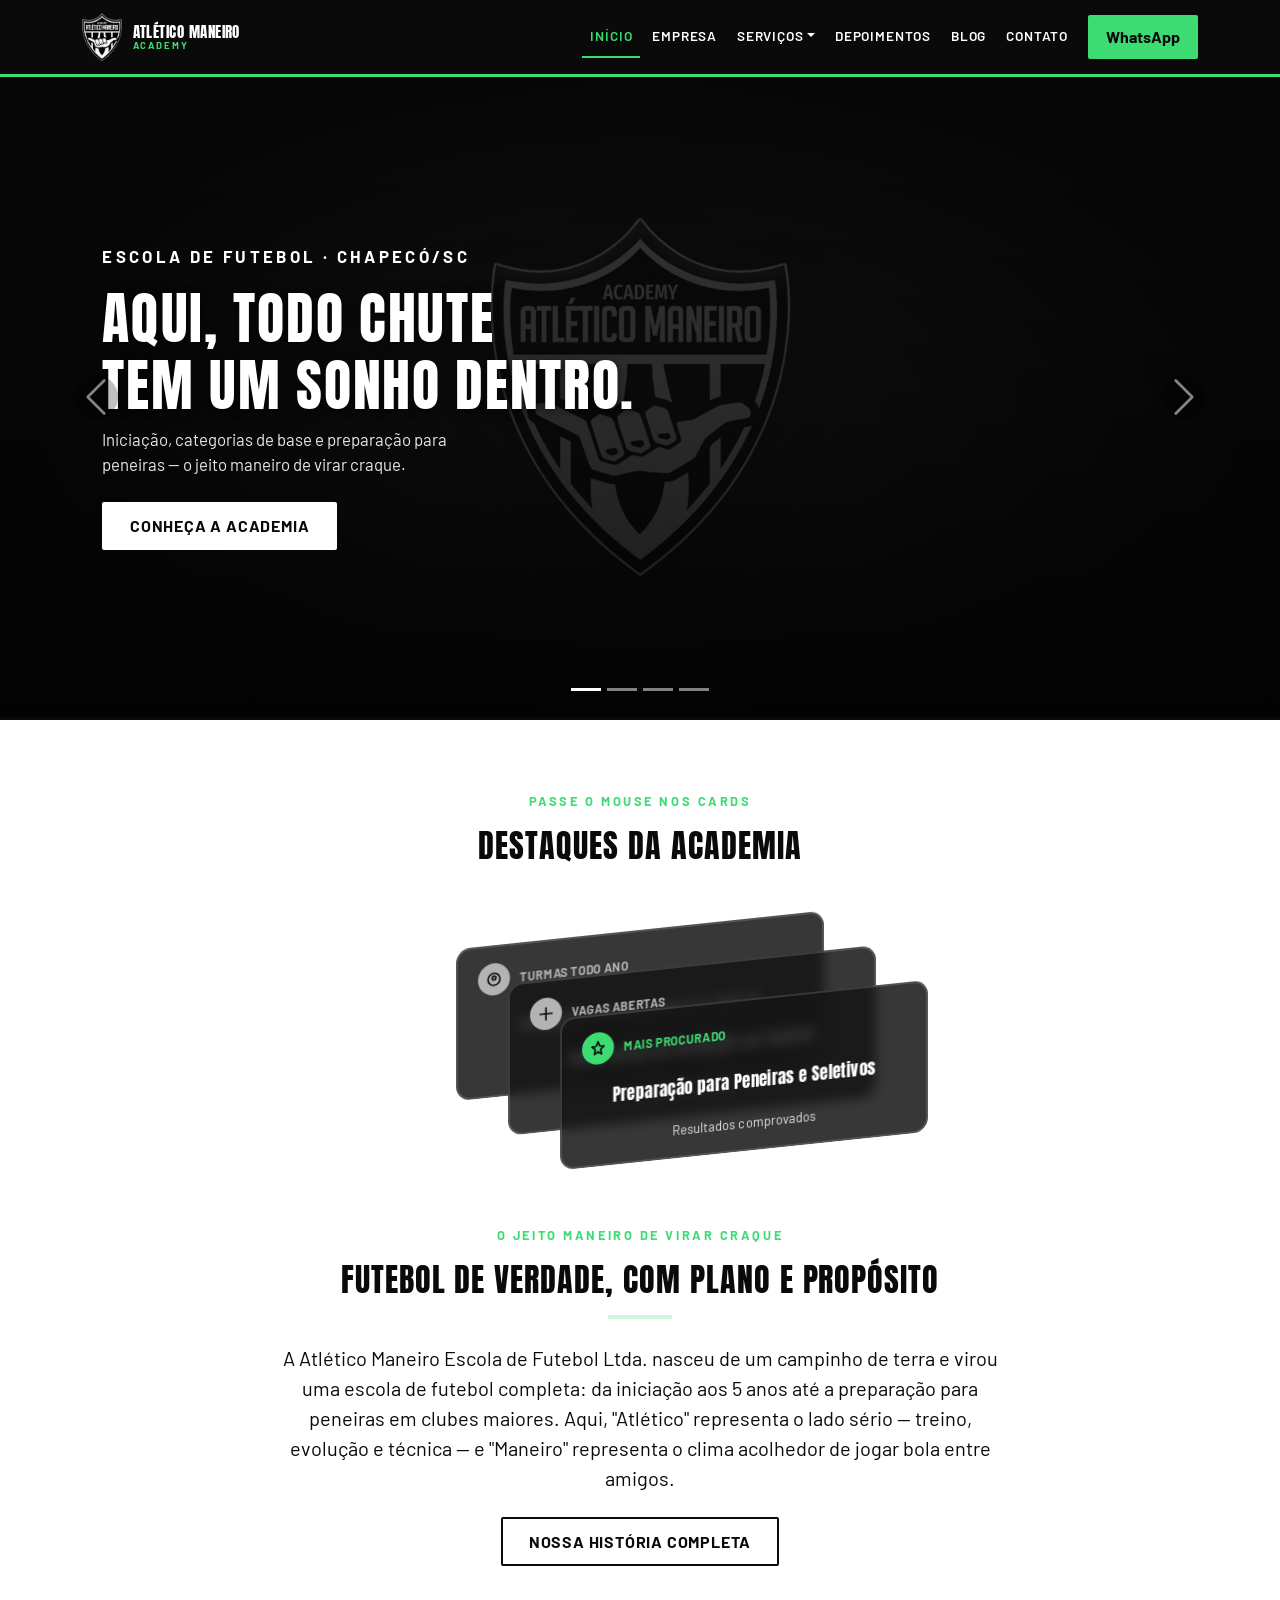
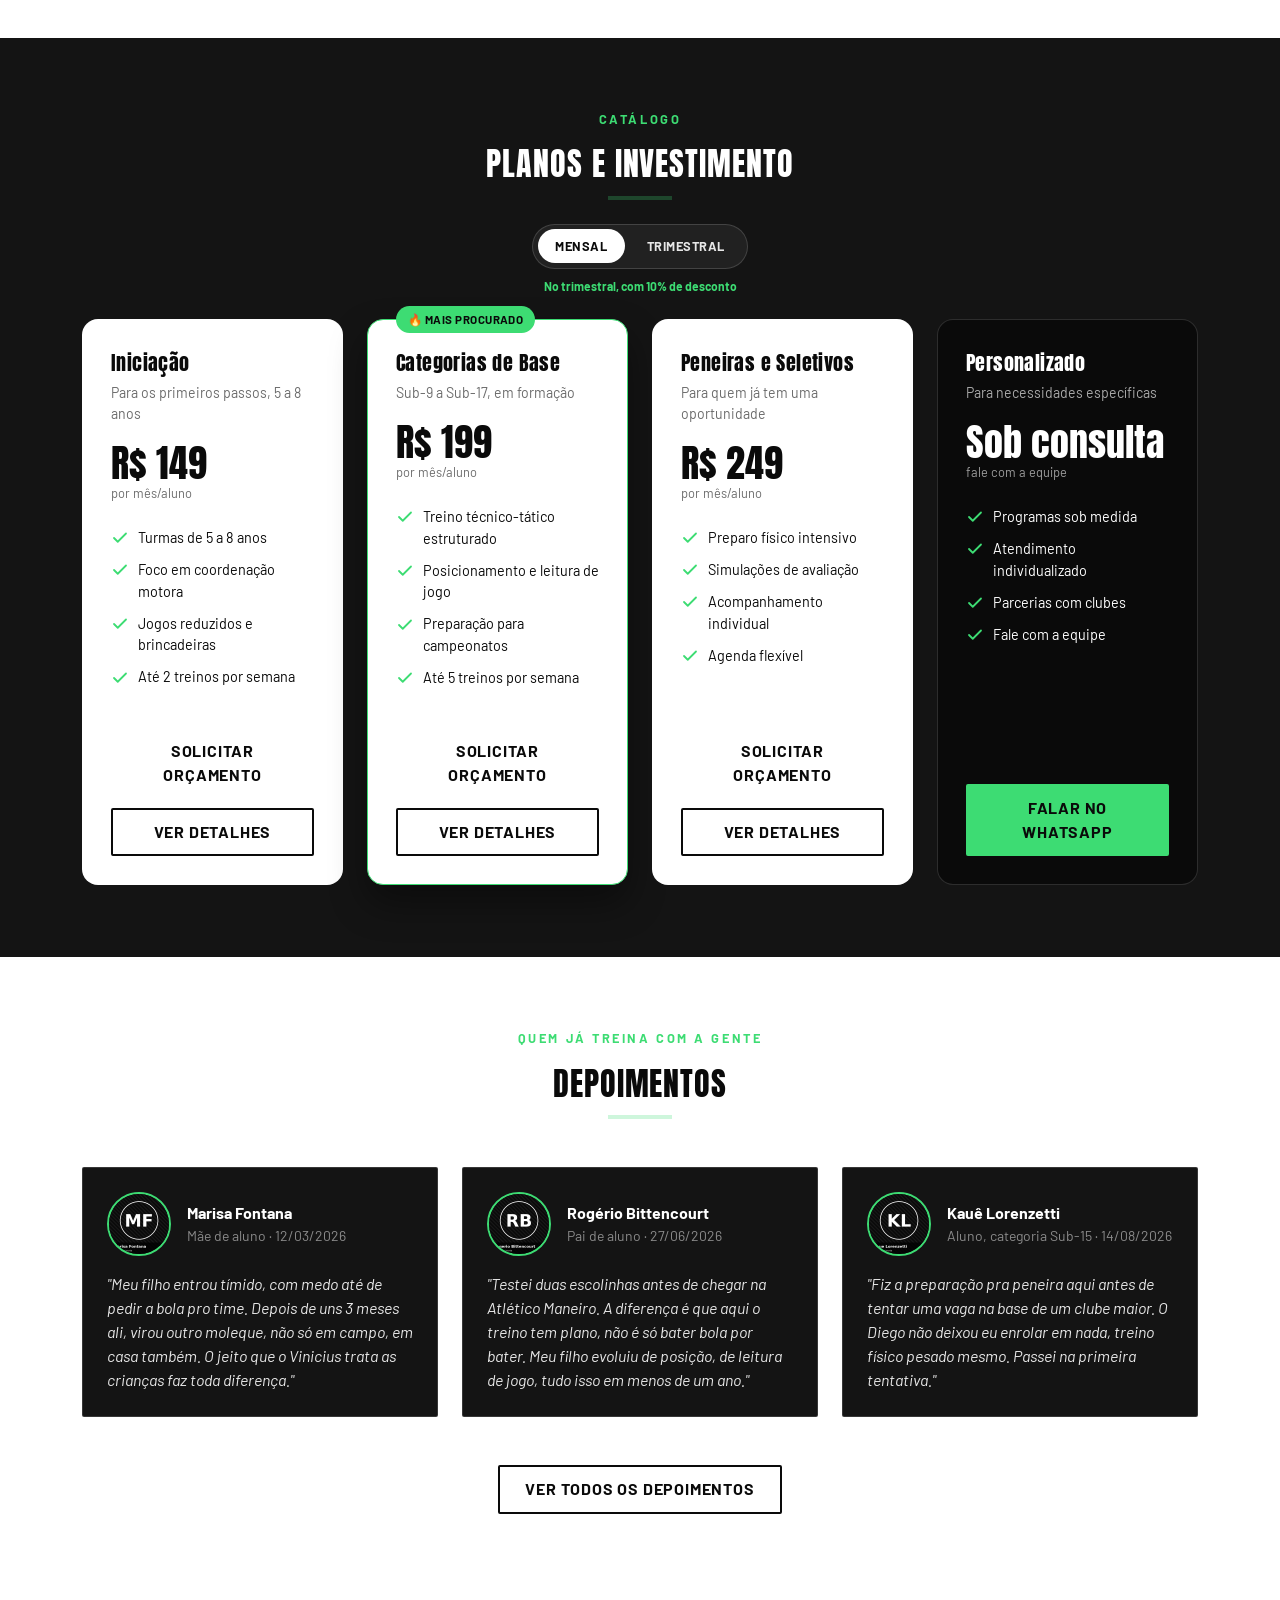
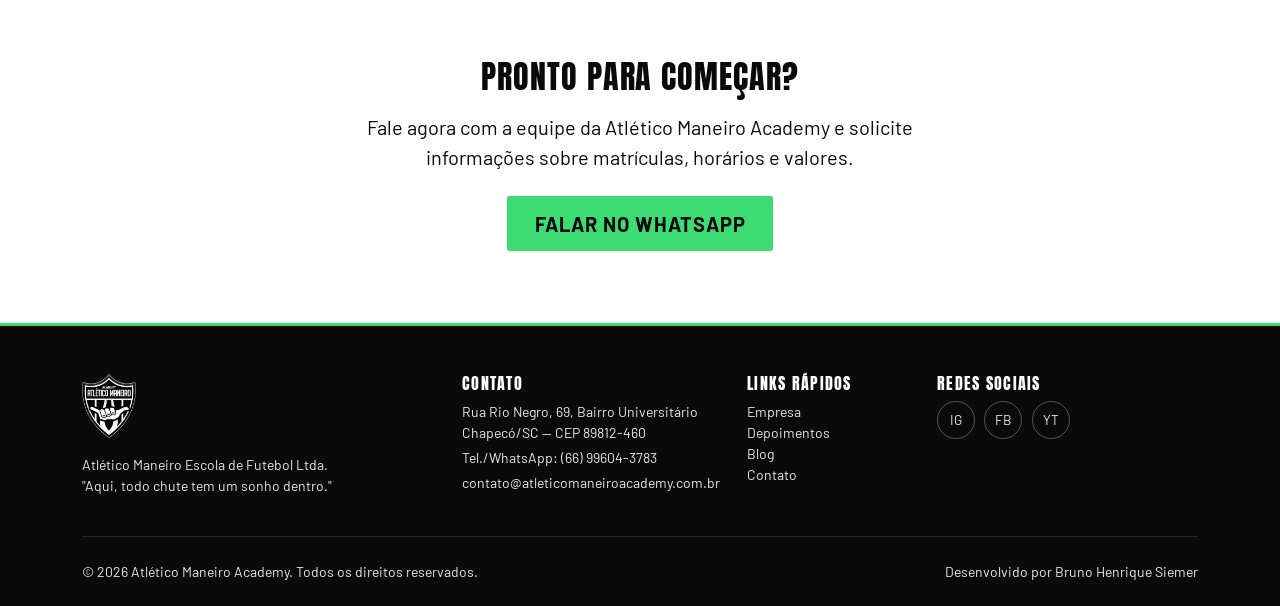
<file: index.html>
<!DOCTYPE html>
<html lang="pt-BR">
<head>
  <meta charset="UTF-8" />
  <meta name="viewport" content="width=device-width, initial-scale=1.0" />
  <title>Atlético Maneiro Academy — Escola de Futebol em Chapecó/SC</title>
  <meta name="description" content="Atlético Maneiro Academy: escola de futebol em Chapecó/SC. Iniciação, categorias de base e preparação para peneiras. Aqui, todo chute tem um sonho dentro." />
  <link rel="icon" href="img/favicon-32.png" sizes="32x32" type="image/png" />
  <link rel="icon" href="img/favicon.png" sizes="192x192" type="image/png" />
  <link href="https://cdn.jsdelivr.net/npm/bootstrap@5.3.3/dist/css/bootstrap.min.css" rel="stylesheet">
  <link href="https://fonts.googleapis.com/css2?family=Anton&family=Barlow:wght@400;500;600;700&display=swap" rel="stylesheet">
  <link rel="stylesheet" href="css/style.css">
</head>
<body>

  <a class="visually-hidden-focusable btn btn-dark position-absolute m-2" href="#conteudo-principal">Pular para o conteúdo</a>

  <header>
    <nav class="navbar navbar-expand-lg navbar-dark amc-navbar sticky-top" aria-label="Menu principal">
      <div class="container">
        <a class="navbar-brand" href="index.html">
          <img src="img/logo.png" alt="Escudo Atlético Maneiro Academy" class="amc-brand-logo">
          <span class="amc-brand-text">ATLÉTICO MANEIRO<small>ACADEMY</small></span>
        </a>
        <button class="navbar-toggler" type="button" data-bs-toggle="collapse" data-bs-target="#menuPrincipal" aria-controls="menuPrincipal" aria-expanded="false" aria-label="Abrir menu de navegação">
          <span class="navbar-toggler-icon"></span>
        </button>
        <div class="collapse navbar-collapse" id="menuPrincipal">
          <ul class="navbar-nav ms-auto align-items-lg-center gap-lg-1">
            <li class="nav-item"><a class="nav-link" href="index.html">Início</a></li>
            <li class="nav-item"><a class="nav-link" href="empresa.html">Empresa</a></li>
            <li class="nav-item dropdown">
              <a class="nav-link dropdown-toggle" href="#" id="menuServicos" role="button" data-bs-toggle="dropdown" aria-expanded="false">Serviços</a>
              <ul class="dropdown-menu dropdown-menu-end" aria-labelledby="menuServicos">
                <li><a class="dropdown-item" href="servico1.html">Iniciação ao Futebol</a></li>
                <li><a class="dropdown-item" href="servico2.html">Categorias de Base Competitivas</a></li>
                <li><a class="dropdown-item" href="servico3.html">Preparação para Peneiras e Seletivos</a></li>
              </ul>
            </li>
            <li class="nav-item"><a class="nav-link" href="depoimentos.html">Depoimentos</a></li>
            <li class="nav-item"><a class="nav-link" href="blog.html">Blog</a></li>
            <li class="nav-item"><a class="nav-link" href="contato.html">Contato</a></li>
            <li class="nav-item ms-lg-2 mt-2 mt-lg-0">
              <a class="btn amc-whatsapp-btn" href="https://wa.me/5566996043783?text=Ol%C3%A1%2C%20gostaria%20de%20solicitar%20informa%C3%A7%C3%B5es%20sobre%20os%20treinamentos%20da%20Atl%C3%A9tico%20Maneiro%20Academy." target="_blank" rel="noopener">
                WhatsApp
              </a>
            </li>
          </ul>
        </div>
      </div>
    </nav>
  </header>

  <main id="conteudo-principal">

    <section aria-label="Destaques da Atlético Maneiro Academy">
      <div id="carrosselHero" class="carousel slide amc-carousel" data-bs-ride="carousel">
        <div class="carousel-indicators">
          <button type="button" data-bs-target="#carrosselHero" data-bs-slide-to="0" class="active" aria-current="true" aria-label="Slide 1"></button>
          <button type="button" data-bs-target="#carrosselHero" data-bs-slide-to="1" aria-label="Slide 2"></button>
          <button type="button" data-bs-target="#carrosselHero" data-bs-slide-to="2" aria-label="Slide 3"></button>
          <button type="button" data-bs-target="#carrosselHero" data-bs-slide-to="3" aria-label="Slide 4"></button>
        </div>
        <div class="carousel-inner">
          <div class="carousel-item active amc-carousel-item-brand">
            <img src="img/logo.png" alt="Escudo Atlético Maneiro Academy">
            <div class="amc-carousel-caption">
              <p class="amc-eyebrow text-white">Escola de futebol · Chapecó/SC</p>
              <h1>Aqui, todo chute<br>tem um sonho dentro.</h1>
              <p>Iniciação, categorias de base e preparação para peneiras — o jeito maneiro de virar craque.</p>
              <a href="empresa.html" class="btn btn-amc-primary mt-2">Conheça a Academia</a>
            </div>
          </div>
          <div class="carousel-item">
            <img src="img/hero-2.jpg" alt="Treino técnico-tático das categorias de base">
            <div class="amc-carousel-caption">
              <p class="amc-eyebrow text-white">Categorias Sub-9 a Sub-17</p>
              <h2>Treino técnico-tático<br>de verdade, sem enrolação.</h2>
              <p>Posicionamento, leitura de jogo e jogadas ensaiadas para preparar atletas para a competição.</p>
              <a href="servico2.html" class="btn btn-amc-primary mt-2">Ver categorias de base</a>
            </div>
          </div>
          <div class="carousel-item">
            <img src="img/hero-3.jpg" alt="Atleta se preparando fisicamente para peneiras">
            <div class="amc-carousel-caption">
              <p class="amc-eyebrow text-white">Peneiras e seletivos</p>
              <h2>Preparação física e mental<br>para mostrar o melhor sob pressão.</h2>
              <p>Resistência, velocidade, agilidade e afiação técnica para a oportunidade que pode mudar tudo.</p>
              <a href="servico3.html" class="btn btn-amc-primary mt-2">Ver preparação para peneiras</a>
            </div>
          </div>
          <div class="carousel-item">
            <img src="img/hero-4.jpg" alt="Vista aérea de um centro de treinamento de futebol">
            <div class="amc-carousel-caption">
              <p class="amc-eyebrow text-white">Estrutura de qualidade</p>
              <h2>Espaço pensado<br>para treinar e evoluir.</h2>
              <p>Campos society, iluminação completa e infraestrutura pensada para o desenvolvimento dos atletas.</p>
              <a href="empresa.html" class="btn btn-amc-primary mt-2">Conheça a estrutura</a>
            </div>
          </div>
        </div>
        <button class="carousel-control-prev" type="button" data-bs-target="#carrosselHero" data-bs-slide="prev">
          <span class="carousel-control-prev-icon" aria-hidden="true"></span>
          <span class="visually-hidden">Slide anterior</span>
        </button>
        <button class="carousel-control-next" type="button" data-bs-target="#carrosselHero" data-bs-slide="next">
          <span class="carousel-control-next-icon" aria-hidden="true"></span>
          <span class="visually-hidden">Próximo slide</span>
        </button>
      </div>
    </section>

    <section class="amc-section pb-0" aria-labelledby="destaquesTitulo">
      <div class="container text-center">
        <p class="amc-eyebrow">Passe o mouse nos cards</p>
        <h2 id="destaquesTitulo" class="mb-4">Destaques da Academia</h2>
        <div class="amc-stack-wrap">
          <div class="amc-stack-card">
            <div class="amc-stack-top">
              <span class="amc-stack-icon" aria-hidden="true">
                <svg width="16" height="16" viewBox="0 0 24 24" fill="none" stroke="currentColor" stroke-width="2.4" stroke-linecap="round" stroke-linejoin="round"><circle cx="12" cy="12" r="9"></circle><path d="M12 7l3 2.2-1.1 3.6H10.1L9 9.2z"></path></svg>
              </span>
              <p class="amc-stack-eyebrow mb-0">Turmas todo ano</p>
            </div>
            <p class="amc-stack-title mb-0">Categorias de Base Sub-9 a Sub-17</p>
            <p class="amc-stack-date mb-0">Treinos toda semana</p>
          </div>
          <div class="amc-stack-card">
            <div class="amc-stack-top">
              <span class="amc-stack-icon" aria-hidden="true">
                <svg width="16" height="16" viewBox="0 0 24 24" fill="none" stroke="currentColor" stroke-width="2.4" stroke-linecap="round" stroke-linejoin="round"><path d="M12 3v18M3 12h18"></path></svg>
              </span>
              <p class="amc-stack-eyebrow mb-0">Vagas abertas</p>
            </div>
            <p class="amc-stack-title mb-0">Nova turma de Iniciação ao Futebol</p>
            <p class="amc-stack-date mb-0">Matrículas 2026</p>
          </div>
          <div class="amc-stack-card">
            <div class="amc-stack-top">
              <span class="amc-stack-icon" aria-hidden="true">
                <svg width="16" height="16" viewBox="0 0 24 24" fill="none" stroke="currentColor" stroke-width="2.4" stroke-linecap="round" stroke-linejoin="round"><path d="M12 2l2.6 6.6L21 9.2l-5 4.5 1.4 7.1L12 17.3 6.6 20.8 8 13.7l-5-4.5 6.4-.6z"></path></svg>
              </span>
              <p class="amc-stack-eyebrow mb-0">Mais procurado</p>
            </div>
            <p class="amc-stack-title mb-0">Preparação para Peneiras e Seletivos</p>
            <p class="amc-stack-date mb-0">Resultados comprovados</p>
          </div>
        </div>
      </div>
    </section>

    <section class="amc-section text-center" aria-labelledby="apresentacaoTitulo">
      <div class="container">
        <p class="amc-eyebrow">O jeito maneiro de virar craque</p>
        <h2 id="apresentacaoTitulo" class="mb-3">Futebol de verdade, com plano e propósito</h2>
        <hr class="amc-divider mx-auto">
        <p class="col-lg-8 mx-auto fs-5">
          A Atlético Maneiro Escola de Futebol Ltda. nasceu de um campinho de terra e virou uma escola de futebol
          completa: da iniciação aos 5 anos até a preparação para peneiras em clubes maiores. Aqui, "Atlético"
          representa o lado sério — treino, evolução e técnica — e "Maneiro" representa o clima acolhedor de jogar
          bola entre amigos.
        </p>
        <a href="empresa.html" class="btn btn-amc-outline mt-2">Nossa história completa</a>
      </div>
    </section>

    <section class="amc-section amc-section-alt" aria-labelledby="planosTitulo">
      <div class="container">
        <div class="text-center mb-4">
          <p class="amc-eyebrow">Catálogo</p>
          <h2 id="planosTitulo">Planos e investimento</h2>
          <hr class="amc-divider mx-auto">
          <div class="amc-toggle-group" id="planosToggle" role="group" aria-label="Alternar período de cobrança">
            <button type="button" class="amc-toggle-btn active" data-periodo="mensal" aria-pressed="true">Mensal</button>
            <button type="button" class="amc-toggle-btn" data-periodo="trimestral" aria-pressed="false">Trimestral</button>
          </div>
          <p class="amc-toggle-hint mt-2 mb-0">No trimestral, com 10% de desconto</p>
        </div>

        <div class="row g-4 align-items-stretch">

          <div class="col-md-6 col-lg-3">
            <article class="amc-plan-card">
              <p class="amc-plan-name">Iniciação</p>
              <p class="amc-plan-tagline">Para os primeiros passos, 5 a 8 anos</p>
              <p class="amc-plan-price" data-mensal="R$ 149" data-trimestral="R$ 402">R$ 149</p>
              <p class="amc-plan-period" data-periodo-mensal="por mês/aluno" data-periodo-trimestral="a cada 3 meses">por mês/aluno</p>
              <ul class="amc-plan-features">
                <li><svg width="18" height="18" viewBox="0 0 24 24" fill="none" stroke="currentColor" stroke-width="2.4" stroke-linecap="round" stroke-linejoin="round"><path d="M20 6 9 17l-5-5"></path></svg> Turmas de 5 a 8 anos</li>
                <li><svg width="18" height="18" viewBox="0 0 24 24" fill="none" stroke="currentColor" stroke-width="2.4" stroke-linecap="round" stroke-linejoin="round"><path d="M20 6 9 17l-5-5"></path></svg> Foco em coordenação motora</li>
                <li><svg width="18" height="18" viewBox="0 0 24 24" fill="none" stroke="currentColor" stroke-width="2.4" stroke-linecap="round" stroke-linejoin="round"><path d="M20 6 9 17l-5-5"></path></svg> Jogos reduzidos e brincadeiras</li>
                <li><svg width="18" height="18" viewBox="0 0 24 24" fill="none" stroke="currentColor" stroke-width="2.4" stroke-linecap="round" stroke-linejoin="round"><path d="M20 6 9 17l-5-5"></path></svg> Até 2 treinos por semana</li>
              </ul>
              <div class="amc-plan-actions">
                <a href="contato.html?servico=Inicia%C3%A7%C3%A3o%20ao%20Futebol" class="btn btn-amc-primary">Solicitar orçamento</a>
                <a href="servico1.html" class="btn btn-amc-outline">Ver detalhes</a>
              </div>
            </article>
          </div>

          <div class="col-md-6 col-lg-3">
            <article class="amc-plan-card amc-plan-featured">
              <span class="amc-plan-badge">🔥 Mais procurado</span>
              <p class="amc-plan-name">Categorias de Base</p>
              <p class="amc-plan-tagline">Sub-9 a Sub-17, em formação</p>
              <p class="amc-plan-price" data-mensal="R$ 199" data-trimestral="R$ 537">R$ 199</p>
              <p class="amc-plan-period" data-periodo-mensal="por mês/aluno" data-periodo-trimestral="a cada 3 meses">por mês/aluno</p>
              <ul class="amc-plan-features">
                <li><svg width="18" height="18" viewBox="0 0 24 24" fill="none" stroke="currentColor" stroke-width="2.4" stroke-linecap="round" stroke-linejoin="round"><path d="M20 6 9 17l-5-5"></path></svg> Treino técnico-tático estruturado</li>
                <li><svg width="18" height="18" viewBox="0 0 24 24" fill="none" stroke="currentColor" stroke-width="2.4" stroke-linecap="round" stroke-linejoin="round"><path d="M20 6 9 17l-5-5"></path></svg> Posicionamento e leitura de jogo</li>
                <li><svg width="18" height="18" viewBox="0 0 24 24" fill="none" stroke="currentColor" stroke-width="2.4" stroke-linecap="round" stroke-linejoin="round"><path d="M20 6 9 17l-5-5"></path></svg> Preparação para campeonatos</li>
                <li><svg width="18" height="18" viewBox="0 0 24 24" fill="none" stroke="currentColor" stroke-width="2.4" stroke-linecap="round" stroke-linejoin="round"><path d="M20 6 9 17l-5-5"></path></svg> Até 5 treinos por semana</li>
              </ul>
              <div class="amc-plan-actions">
                <a href="contato.html?servico=Categorias%20de%20Base%20Competitivas" class="btn btn-amc-primary">Solicitar orçamento</a>
                <a href="servico2.html" class="btn btn-amc-outline">Ver detalhes</a>
              </div>
            </article>
          </div>

          <div class="col-md-6 col-lg-3">
            <article class="amc-plan-card">
              <p class="amc-plan-name">Peneiras e Seletivos</p>
              <p class="amc-plan-tagline">Para quem já tem uma oportunidade</p>
              <p class="amc-plan-price" data-mensal="R$ 249" data-trimestral="R$ 672">R$ 249</p>
              <p class="amc-plan-period" data-periodo-mensal="por mês/aluno" data-periodo-trimestral="a cada 3 meses">por mês/aluno</p>
              <ul class="amc-plan-features">
                <li><svg width="18" height="18" viewBox="0 0 24 24" fill="none" stroke="currentColor" stroke-width="2.4" stroke-linecap="round" stroke-linejoin="round"><path d="M20 6 9 17l-5-5"></path></svg> Preparo físico intensivo</li>
                <li><svg width="18" height="18" viewBox="0 0 24 24" fill="none" stroke="currentColor" stroke-width="2.4" stroke-linecap="round" stroke-linejoin="round"><path d="M20 6 9 17l-5-5"></path></svg> Simulações de avaliação</li>
                <li><svg width="18" height="18" viewBox="0 0 24 24" fill="none" stroke="currentColor" stroke-width="2.4" stroke-linecap="round" stroke-linejoin="round"><path d="M20 6 9 17l-5-5"></path></svg> Acompanhamento individual</li>
                <li><svg width="18" height="18" viewBox="0 0 24 24" fill="none" stroke="currentColor" stroke-width="2.4" stroke-linecap="round" stroke-linejoin="round"><path d="M20 6 9 17l-5-5"></path></svg> Agenda flexível</li>
              </ul>
              <div class="amc-plan-actions">
                <a href="contato.html?servico=Prepara%C3%A7%C3%A3o%20para%20Peneiras%20e%20Seletivos" class="btn btn-amc-primary">Solicitar orçamento</a>
                <a href="servico3.html" class="btn btn-amc-outline">Ver detalhes</a>
              </div>
            </article>
          </div>

          <div class="col-md-6 col-lg-3">
            <article class="amc-plan-card amc-plan-dark">
              <p class="amc-plan-name">Personalizado</p>
              <p class="amc-plan-tagline">Para necessidades específicas</p>
              <p class="amc-plan-price">Sob consulta</p>
              <p class="amc-plan-period">fale com a equipe</p>
              <ul class="amc-plan-features">
                <li><svg width="18" height="18" viewBox="0 0 24 24" fill="none" stroke="currentColor" stroke-width="2.4" stroke-linecap="round" stroke-linejoin="round"><path d="M20 6 9 17l-5-5"></path></svg> Programas sob medida</li>
                <li><svg width="18" height="18" viewBox="0 0 24 24" fill="none" stroke="currentColor" stroke-width="2.4" stroke-linecap="round" stroke-linejoin="round"><path d="M20 6 9 17l-5-5"></path></svg> Atendimento individualizado</li>
                <li><svg width="18" height="18" viewBox="0 0 24 24" fill="none" stroke="currentColor" stroke-width="2.4" stroke-linecap="round" stroke-linejoin="round"><path d="M20 6 9 17l-5-5"></path></svg> Parcerias com clubes</li>
                <li><svg width="18" height="18" viewBox="0 0 24 24" fill="none" stroke="currentColor" stroke-width="2.4" stroke-linecap="round" stroke-linejoin="round"><path d="M20 6 9 17l-5-5"></path></svg> Fale com a equipe</li>
              </ul>
              <div class="amc-plan-actions">
                <a href="https://wa.me/5566996043783?text=Ol%C3%A1%2C%20gostaria%20de%20um%20plano%20personalizado%20na%20Atl%C3%A9tico%20Maneiro%20Academy." target="_blank" rel="noopener" class="btn btn-amc-accent">Falar no WhatsApp</a>
              </div>
            </article>
          </div>

        </div>
      </div>
    </section>

    <section class="amc-section" aria-labelledby="depoimentosTitulo">
      <div class="container">
        <div class="text-center mb-5">
          <p class="amc-eyebrow">Quem já treina com a gente</p>
          <h2 id="depoimentosTitulo">Depoimentos</h2>
          <hr class="amc-divider mx-auto">
        </div>
        <div class="row g-4">
          <div class="col-md-4">
            <div class="amc-testimonial card p-4">
              <div class="d-flex align-items-center gap-3 mb-3">
                <img src="img/depoimentos/marisa.jpg" alt="Avatar de Marisa Fontana">
                <div>
                  <p class="fw-bold mb-0">Marisa Fontana</p>
                  <p class="small text-white-50 mb-0">Mãe de aluno · 12/03/2026</p>
                </div>
              </div>
              <blockquote class="mb-0">"Meu filho entrou tímido, com medo até de pedir a bola pro time. Depois de uns 3 meses ali, virou outro moleque, não só em campo, em casa também. O jeito que o Vinicius trata as crianças faz toda diferença."</blockquote>
            </div>
          </div>
          <div class="col-md-4">
            <div class="amc-testimonial card p-4">
              <div class="d-flex align-items-center gap-3 mb-3">
                <img src="img/depoimentos/rogerio.jpg" alt="Avatar de Rogério Bittencourt">
                <div>
                  <p class="fw-bold mb-0">Rogério Bittencourt</p>
                  <p class="small text-white-50 mb-0">Pai de aluno · 27/06/2026</p>
                </div>
              </div>
              <blockquote class="mb-0">"Testei duas escolinhas antes de chegar na Atlético Maneiro. A diferença é que aqui o treino tem plano, não é só bater bola por bater. Meu filho evoluiu de posição, de leitura de jogo, tudo isso em menos de um ano."</blockquote>
            </div>
          </div>
          <div class="col-md-4">
            <div class="amc-testimonial card p-4">
              <div class="d-flex align-items-center gap-3 mb-3">
                <img src="img/depoimentos/kaue.jpg" alt="Avatar de Kauê Lorenzetti">
                <div>
                  <p class="fw-bold mb-0">Kauê Lorenzetti</p>
                  <p class="small text-white-50 mb-0">Aluno, categoria Sub-15 · 14/08/2026</p>
                </div>
              </div>
              <blockquote class="mb-0">"Fiz a preparação pra peneira aqui antes de tentar uma vaga na base de um clube maior. O Diego não deixou eu enrolar em nada, treino físico pesado mesmo. Passei na primeira tentativa."</blockquote>
            </div>
          </div>
        </div>
        <div class="text-center mt-5">
          <a href="depoimentos.html" class="btn btn-amc-outline">Ver todos os depoimentos</a>
        </div>
      </div>
    </section>

    <section class="amc-section text-center" aria-labelledby="ctaTitulo">
      <div class="container">
        <h2 id="ctaTitulo" class="mb-3">Pronto para começar?</h2>
        <p class="fs-5 col-lg-7 mx-auto">Fale agora com a equipe da Atlético Maneiro Academy e solicite informações sobre matrículas, horários e valores.</p>
        <a class="btn btn-amc-accent btn-lg mt-2" href="https://wa.me/5566996043783?text=Ol%C3%A1%2C%20gostaria%20de%20solicitar%20informa%C3%A7%C3%B5es%20sobre%20os%20treinamentos%20da%20Atl%C3%A9tico%20Maneiro%20Academy." target="_blank" rel="noopener">
          Falar no WhatsApp
        </a>
      </div>
    </section>

  </main>

  <footer class="amc-footer pt-5 pb-4">
    <div class="container">
      <div class="row g-4">
        <div class="col-lg-4">
          <img src="img/logo.png" alt="Escudo Atlético Maneiro Academy" class="amc-footer-logo mb-3">
          <p class="small">Atlético Maneiro Escola de Futebol Ltda.<br>"Aqui, todo chute tem um sonho dentro."</p>
        </div>
        <div class="col-lg-3 col-sm-6">
          <h6>Contato</h6>
          <p class="small mb-1">Rua Rio Negro, 69, Bairro Universitário<br>Chapecó/SC — CEP 89812-460</p>
          <p class="small mb-1">Tel./WhatsApp: (66) 99604-3783</p>
          <p class="small">contato@atleticomaneiroacademy.com.br</p>
        </div>
        <div class="col-lg-2 col-sm-6">
          <h6>Links rápidos</h6>
          <ul class="list-unstyled small">
            <li><a href="empresa.html">Empresa</a></li>
            <li><a href="depoimentos.html">Depoimentos</a></li>
            <li><a href="blog.html">Blog</a></li>
            <li><a href="contato.html">Contato</a></li>
          </ul>
        </div>
        <div class="col-lg-3 col-sm-6">
          <h6>Redes sociais</h6>
          <a href="https://www.instagram.com/unoescoficial/" target="_blank" rel="noopener" class="amc-social-icon" aria-label="Instagram">IG</a>
          <a href="https://www.facebook.com/unoescoficial/" target="_blank" rel="noopener" class="amc-social-icon" aria-label="Facebook">FB</a>
          <a href="https://www.youtube.com/unoescoficial" target="_blank" rel="noopener" class="amc-social-icon" aria-label="YouTube">YT</a>
        </div>
      </div>
      <hr class="border-secondary my-4">
      <div class="d-flex flex-column flex-md-row justify-content-between small text-center text-md-start gap-2">
        <p class="mb-0">&copy; 2026 Atlético Maneiro Academy. Todos os direitos reservados.</p>
        <p class="mb-0">Desenvolvido por Bruno Henrique Siemer</p>
      </div>
    </div>
  </footer>

  <script src="https://cdn.jsdelivr.net/npm/bootstrap@5.3.3/dist/js/bootstrap.bundle.min.js"></script>
  <script src="js/script.js"></script>
</body>
</html>
</file>
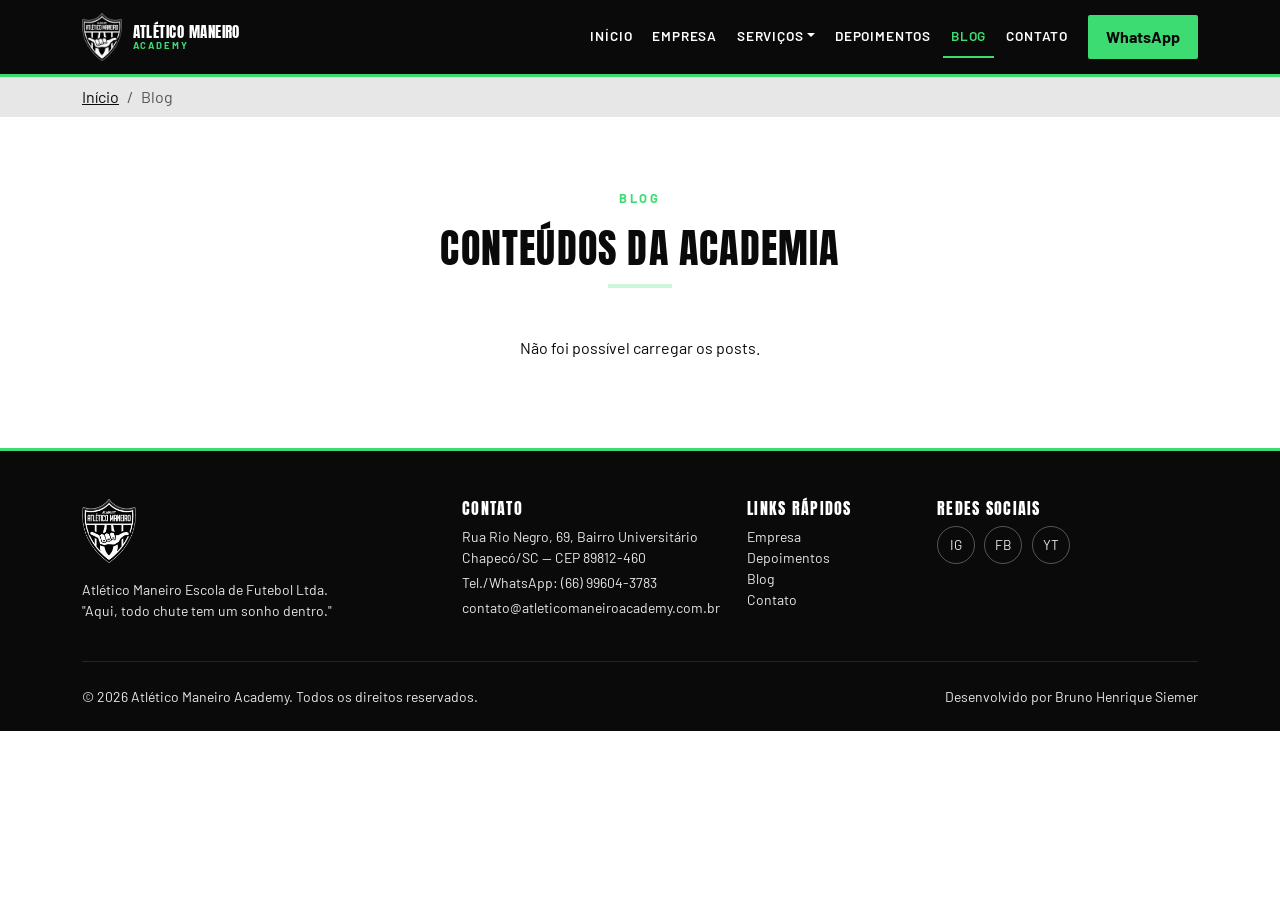
<file: blog.html>
<!DOCTYPE html>
<html lang="pt-BR">
<head>
  <meta charset="UTF-8" />
  <meta name="viewport" content="width=device-width, initial-scale=1.0" />
  <title>Blog — Conteúdos da Academia — Atlético Maneiro Academy</title>
  <meta name="description" content="Conteúdos da Academia: artigos sobre desenvolvimento esportivo e recuperação de atletas, pela Atlético Maneiro Academy." />
  <link rel="icon" href="img/favicon-32.png" sizes="32x32" type="image/png" />
  <link rel="icon" href="img/favicon.png" sizes="192x192" type="image/png" />
  <link href="https://cdn.jsdelivr.net/npm/bootstrap@5.3.3/dist/css/bootstrap.min.css" rel="stylesheet">
  <link href="https://fonts.googleapis.com/css2?family=Anton&family=Barlow:wght@400;500;600;700&display=swap" rel="stylesheet">
  <link rel="stylesheet" href="css/style.css">
</head>
<body>

  <a class="visually-hidden-focusable btn btn-dark position-absolute m-2" href="#conteudo-principal">Pular para o conteúdo</a>

  <header>
    <nav class="navbar navbar-expand-lg navbar-dark amc-navbar sticky-top" aria-label="Menu principal">
      <div class="container">
        <a class="navbar-brand" href="index.html">
          <img src="img/logo.png" alt="Escudo Atlético Maneiro Academy" class="amc-brand-logo">
          <span class="amc-brand-text">ATLÉTICO MANEIRO<small>ACADEMY</small></span>
        </a>
        <button class="navbar-toggler" type="button" data-bs-toggle="collapse" data-bs-target="#menuPrincipal" aria-controls="menuPrincipal" aria-expanded="false" aria-label="Abrir menu de navegação">
          <span class="navbar-toggler-icon"></span>
        </button>
        <div class="collapse navbar-collapse" id="menuPrincipal">
          <ul class="navbar-nav ms-auto align-items-lg-center gap-lg-1">
            <li class="nav-item"><a class="nav-link" href="index.html">Início</a></li>
            <li class="nav-item"><a class="nav-link" href="empresa.html">Empresa</a></li>
            <li class="nav-item dropdown">
              <a class="nav-link dropdown-toggle" href="#" id="menuServicos" role="button" data-bs-toggle="dropdown" aria-expanded="false">Serviços</a>
              <ul class="dropdown-menu dropdown-menu-end" aria-labelledby="menuServicos">
                <li><a class="dropdown-item" href="servico1.html">Iniciação ao Futebol</a></li>
                <li><a class="dropdown-item" href="servico2.html">Categorias de Base Competitivas</a></li>
                <li><a class="dropdown-item" href="servico3.html">Preparação para Peneiras e Seletivos</a></li>
              </ul>
            </li>
            <li class="nav-item"><a class="nav-link" href="depoimentos.html">Depoimentos</a></li>
            <li class="nav-item"><a class="nav-link active" href="blog.html">Blog</a></li>
            <li class="nav-item"><a class="nav-link" href="contato.html">Contato</a></li>
            <li class="nav-item ms-lg-2 mt-2 mt-lg-0">
              <a class="btn amc-whatsapp-btn" href="https://wa.me/5566996043783?text=Ol%C3%A1%2C%20gostaria%20de%20solicitar%20informa%C3%A7%C3%B5es%20sobre%20os%20treinamentos%20da%20Atl%C3%A9tico%20Maneiro%20Academy." target="_blank" rel="noopener">WhatsApp</a>
            </li>
          </ul>
        </div>
      </div>
    </nav>
  </header>

  <main id="conteudo-principal">

    <div class="amc-breadcrumb-bar py-2">
      <div class="container">
        <nav aria-label="breadcrumb">
          <ol class="breadcrumb mb-0 small">
            <li class="breadcrumb-item"><a href="index.html">Início</a></li>
            <li class="breadcrumb-item active" aria-current="page">Blog</li>
          </ol>
        </nav>
      </div>
    </div>

    <section class="amc-section" aria-labelledby="blogTitulo">
      <div class="container">
        <div class="text-center mb-5">
          <p class="amc-eyebrow">Blog</p>
          <h1 id="blogTitulo">Conteúdos da Academia</h1>
          <hr class="amc-divider mx-auto">
        </div>

        <div id="lista-posts">
          <p class="text-center">Carregando posts...</p>
        </div>

      </div>
    </section>

  </main>

  <footer class="amc-footer pt-5 pb-4">
    <div class="container">
      <div class="row g-4">
        <div class="col-lg-4">
          <img src="img/logo.png" alt="Escudo Atlético Maneiro Academy" class="amc-footer-logo mb-3">
          <p class="small">Atlético Maneiro Escola de Futebol Ltda.<br>"Aqui, todo chute tem um sonho dentro."</p>
        </div>
        <div class="col-lg-3 col-sm-6">
          <h6>Contato</h6>
          <p class="small mb-1">Rua Rio Negro, 69, Bairro Universitário<br>Chapecó/SC — CEP 89812-460</p>
          <p class="small mb-1">Tel./WhatsApp: (66) 99604-3783</p>
          <p class="small">contato@atleticomaneiroacademy.com.br</p>
        </div>
        <div class="col-lg-2 col-sm-6">
          <h6>Links rápidos</h6>
          <ul class="list-unstyled small">
            <li><a href="empresa.html">Empresa</a></li>
            <li><a href="depoimentos.html">Depoimentos</a></li>
            <li><a href="blog.html">Blog</a></li>
            <li><a href="contato.html">Contato</a></li>
          </ul>
        </div>
        <div class="col-lg-3 col-sm-6">
          <h6>Redes sociais</h6>
          <a href="https://www.instagram.com/unoescoficial/" target="_blank" rel="noopener" class="amc-social-icon" aria-label="Instagram">IG</a>
          <a href="https://www.facebook.com/unoescoficial/" target="_blank" rel="noopener" class="amc-social-icon" aria-label="Facebook">FB</a>
          <a href="https://www.youtube.com/unoescoficial" target="_blank" rel="noopener" class="amc-social-icon" aria-label="YouTube">YT</a>
        </div>
      </div>
      <hr class="border-secondary my-4">
      <div class="d-flex flex-column flex-md-row justify-content-between small text-center text-md-start gap-2">
        <p class="mb-0">&copy; 2026 Atlético Maneiro Academy. Todos os direitos reservados.</p>
        <p class="mb-0">Desenvolvido por Bruno Henrique Siemer</p>
      </div>
    </div>
  </footer>

  <script src="https://cdn.jsdelivr.net/npm/bootstrap@5.3.3/dist/js/bootstrap.bundle.min.js"></script>
  <script src="js/script.js"></script>
  <script src="js/banco.js"></script>
</body>
</html>
</file>
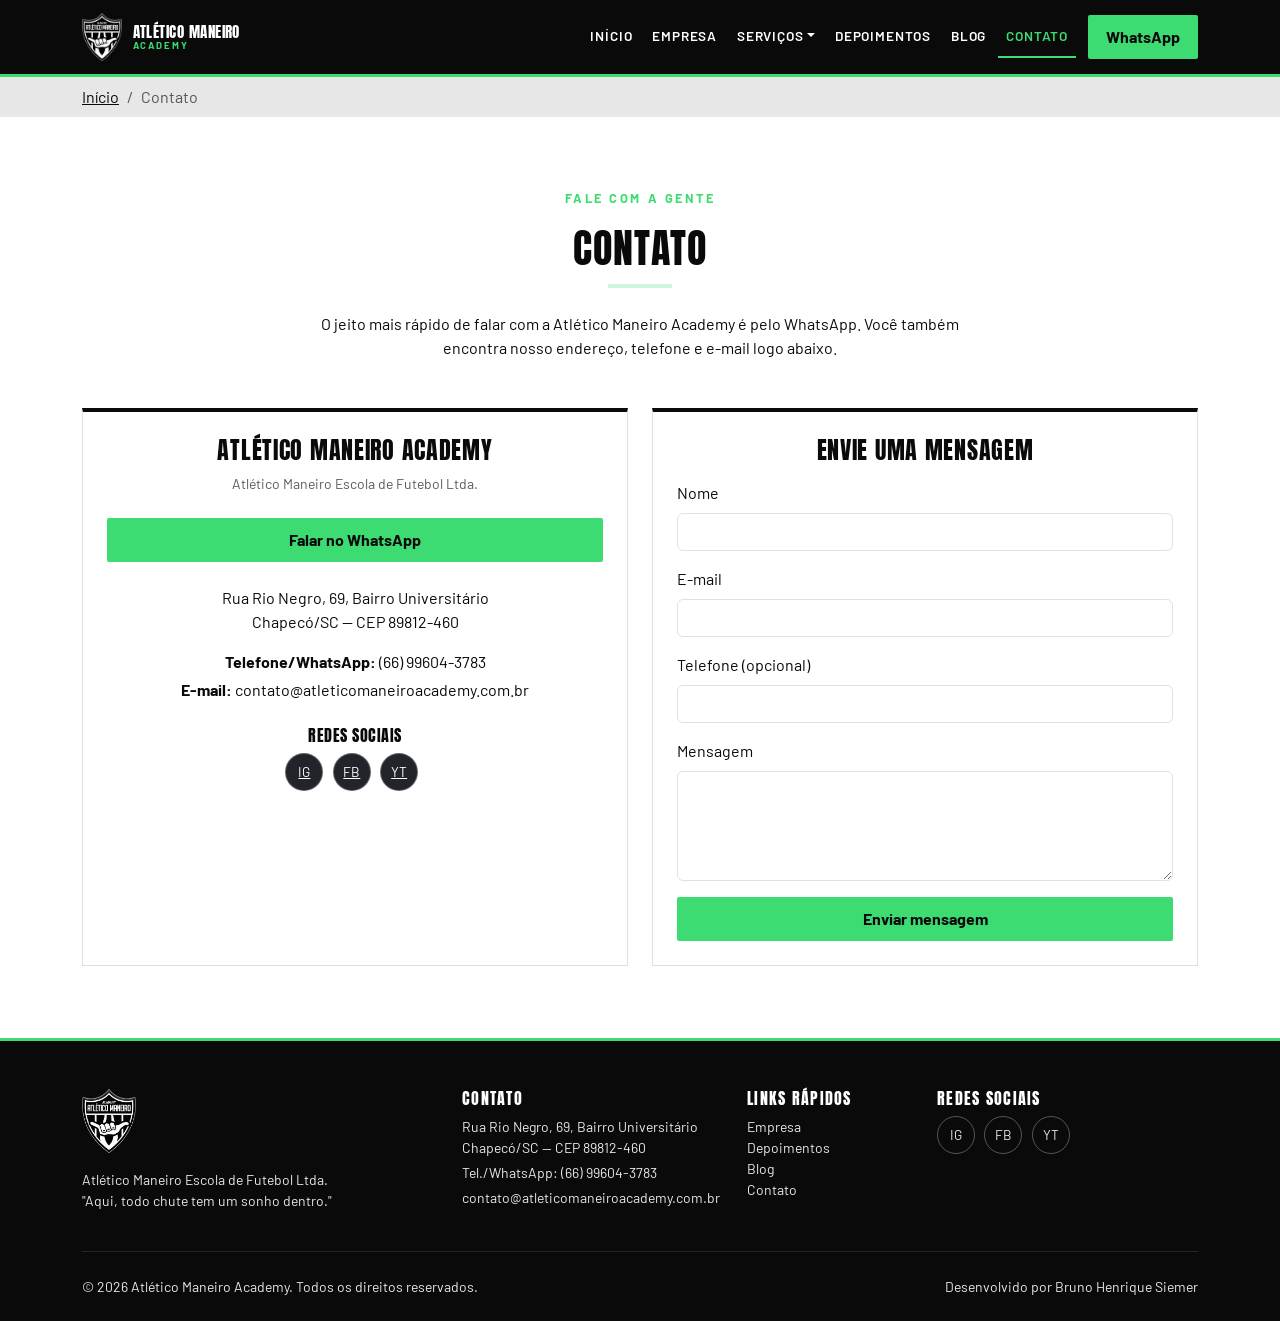
<file: contato.html>
<!DOCTYPE html>
<html lang="pt-BR">
<head>
  <meta charset="UTF-8" />
  <meta name="viewport" content="width=device-width, initial-scale=1.0" />
  <title>Contato — Atlético Maneiro Academy</title>
  <meta name="description" content="Fale com a Atlético Maneiro Academy: endereço, telefone e WhatsApp." />
  <link rel="icon" href="img/favicon-32.png" sizes="32x32" type="image/png" />
  <link rel="icon" href="img/favicon.png" sizes="192x192" type="image/png" />
  <link href="https://cdn.jsdelivr.net/npm/bootstrap@5.3.3/dist/css/bootstrap.min.css" rel="stylesheet">
  <link href="https://fonts.googleapis.com/css2?family=Anton&family=Barlow:wght@400;500;600;700&display=swap" rel="stylesheet">
  <link rel="stylesheet" href="css/style.css">
</head>
<body>

  <a class="visually-hidden-focusable btn btn-dark position-absolute m-2" href="#conteudo-principal">Pular para o conteúdo</a>

  <header>
    <nav class="navbar navbar-expand-lg navbar-dark amc-navbar sticky-top" aria-label="Menu principal">
      <div class="container">
        <a class="navbar-brand" href="index.html">
          <img src="img/logo.png" alt="Escudo Atlético Maneiro Academy" class="amc-brand-logo">
          <span class="amc-brand-text">ATLÉTICO MANEIRO<small>ACADEMY</small></span>
        </a>
        <button class="navbar-toggler" type="button" data-bs-toggle="collapse" data-bs-target="#menuPrincipal" aria-controls="menuPrincipal" aria-expanded="false" aria-label="Abrir menu de navegação">
          <span class="navbar-toggler-icon"></span>
        </button>
        <div class="collapse navbar-collapse" id="menuPrincipal">
          <ul class="navbar-nav ms-auto align-items-lg-center gap-lg-1">
            <li class="nav-item"><a class="nav-link" href="index.html">Início</a></li>
            <li class="nav-item"><a class="nav-link" href="empresa.html">Empresa</a></li>
            <li class="nav-item dropdown">
              <a class="nav-link dropdown-toggle" href="#" id="menuServicos" role="button" data-bs-toggle="dropdown" aria-expanded="false">Serviços</a>
              <ul class="dropdown-menu dropdown-menu-end" aria-labelledby="menuServicos">
                <li><a class="dropdown-item" href="servico1.html">Iniciação ao Futebol</a></li>
                <li><a class="dropdown-item" href="servico2.html">Categorias de Base Competitivas</a></li>
                <li><a class="dropdown-item" href="servico3.html">Preparação para Peneiras e Seletivos</a></li>
              </ul>
            </li>
            <li class="nav-item"><a class="nav-link" href="depoimentos.html">Depoimentos</a></li>
            <li class="nav-item"><a class="nav-link" href="blog.html">Blog</a></li>
            <li class="nav-item"><a class="nav-link active" href="contato.html">Contato</a></li>
            <li class="nav-item ms-lg-2 mt-2 mt-lg-0">
              <a class="btn amc-whatsapp-btn" href="https://wa.me/5566996043783?text=Ol%C3%A1%2C%20gostaria%20de%20solicitar%20informa%C3%A7%C3%B5es%20sobre%20os%20treinamentos%20da%20Atl%C3%A9tico%20Maneiro%20Academy." target="_blank" rel="noopener">WhatsApp</a>
            </li>
          </ul>
        </div>
      </div>
    </nav>
  </header>

  <main id="conteudo-principal">

    <div class="amc-breadcrumb-bar py-2">
      <div class="container">
        <nav aria-label="breadcrumb">
          <ol class="breadcrumb mb-0 small">
            <li class="breadcrumb-item"><a href="index.html">Início</a></li>
            <li class="breadcrumb-item active" aria-current="page">Contato</li>
          </ol>
        </nav>
      </div>
    </div>

    <section class="amc-section" aria-labelledby="contatoTitulo">
      <div class="container">
        <div class="text-center mb-5">
          <p class="amc-eyebrow">Fale com a gente</p>
          <h1 id="contatoTitulo">Contato</h1>
          <hr class="amc-divider mx-auto">
          <p class="col-lg-7 mx-auto">O jeito mais rápido de falar com a Atlético Maneiro Academy é pelo WhatsApp. Você também encontra nosso endereço, telefone e e-mail logo abaixo.</p>
        </div>

        <div class="row justify-content-center g-4">
          <div class="col-lg-6">
            <div class="amc-team-card h-100 text-center">
              <h2 class="h4">Atlético Maneiro Academy</h2>
              <p class="text-muted small mb-4">Atlético Maneiro Escola de Futebol Ltda.</p>
              <a class="btn amc-whatsapp-btn d-block mb-4" href="https://wa.me/5566996043783?text=Ol%C3%A1%2C%20gostaria%20de%20solicitar%20informa%C3%A7%C3%B5es%20sobre%20os%20treinamentos%20da%20Atl%C3%A9tico%20Maneiro%20Academy." target="_blank" rel="noopener">Falar no WhatsApp</a>
              <address class="mb-3">
                Rua Rio Negro, 69, Bairro Universitário<br>
                Chapecó/SC — CEP 89812-460
              </address>
              <p class="mb-1"><strong>Telefone/WhatsApp:</strong> (66) 99604-3783</p>
              <p class="mb-4"><strong>E-mail:</strong> contato@atleticomaneiroacademy.com.br</p>
              <h3 class="h6">Redes sociais</h3>
              <a href="https://www.instagram.com/unoescoficial/" target="_blank" rel="noopener" class="amc-social-icon bg-dark text-white" aria-label="Instagram">IG</a>
              <a href="https://www.facebook.com/unoescoficial/" target="_blank" rel="noopener" class="amc-social-icon bg-dark text-white" aria-label="Facebook">FB</a>
              <a href="https://www.youtube.com/unoescoficial" target="_blank" rel="noopener" class="amc-social-icon bg-dark text-white" aria-label="YouTube">YT</a>
            </div>
          </div>

          <div class="col-lg-6">
            <div class="amc-team-card h-100">
              <h2 class="h4 text-center">Envie uma mensagem</h2>
              <form id="form-contato" class="mt-3">
                <div class="mb-3">
                  <label for="con-nome" class="form-label">Nome</label>
                  <input type="text" class="form-control" id="con-nome" name="nome" maxlength="100" required>
                </div>
                <div class="mb-3">
                  <label for="con-email" class="form-label">E-mail</label>
                  <input type="email" class="form-control" id="con-email" name="email" maxlength="100" required>
                </div>
                <div class="mb-3">
                  <label for="con-tel" class="form-label">Telefone (opcional)</label>
                  <input type="text" class="form-control" id="con-tel" name="telefone" maxlength="20">
                </div>
                <div class="mb-3">
                  <label for="con-msg" class="form-label">Mensagem</label>
                  <textarea class="form-control" id="con-msg" name="mensagem" rows="4" required></textarea>
                </div>
                <button type="submit" class="btn amc-whatsapp-btn w-100">Enviar mensagem</button>
              </form>
            </div>
          </div>
        </div>
      </div>
    </section>

  </main>

  <footer class="amc-footer pt-5 pb-4">
    <div class="container">
      <div class="row g-4">
        <div class="col-lg-4">
          <img src="img/logo.png" alt="Escudo Atlético Maneiro Academy" class="amc-footer-logo mb-3">
          <p class="small">Atlético Maneiro Escola de Futebol Ltda.<br>"Aqui, todo chute tem um sonho dentro."</p>
        </div>
        <div class="col-lg-3 col-sm-6">
          <h6>Contato</h6>
          <p class="small mb-1">Rua Rio Negro, 69, Bairro Universitário<br>Chapecó/SC — CEP 89812-460</p>
          <p class="small mb-1">Tel./WhatsApp: (66) 99604-3783</p>
          <p class="small">contato@atleticomaneiroacademy.com.br</p>
        </div>
        <div class="col-lg-2 col-sm-6">
          <h6>Links rápidos</h6>
          <ul class="list-unstyled small">
            <li><a href="empresa.html">Empresa</a></li>
            <li><a href="depoimentos.html">Depoimentos</a></li>
            <li><a href="blog.html">Blog</a></li>
            <li><a href="contato.html">Contato</a></li>
          </ul>
        </div>
        <div class="col-lg-3 col-sm-6">
          <h6>Redes sociais</h6>
          <a href="https://www.instagram.com/unoescoficial/" target="_blank" rel="noopener" class="amc-social-icon" aria-label="Instagram">IG</a>
          <a href="https://www.facebook.com/unoescoficial/" target="_blank" rel="noopener" class="amc-social-icon" aria-label="Facebook">FB</a>
          <a href="https://www.youtube.com/unoescoficial" target="_blank" rel="noopener" class="amc-social-icon" aria-label="YouTube">YT</a>
        </div>
      </div>
      <hr class="border-secondary my-4">
      <div class="d-flex flex-column flex-md-row justify-content-between small text-center text-md-start gap-2">
        <p class="mb-0">&copy; 2026 Atlético Maneiro Academy. Todos os direitos reservados.</p>
        <p class="mb-0">Desenvolvido por Bruno Henrique Siemer</p>
      </div>
    </div>
  </footer>

  <script src="https://cdn.jsdelivr.net/npm/bootstrap@5.3.3/dist/js/bootstrap.bundle.min.js"></script>
  <script src="js/script.js"></script>
  <script src="js/banco.js"></script>
</body>
</html>
</file>
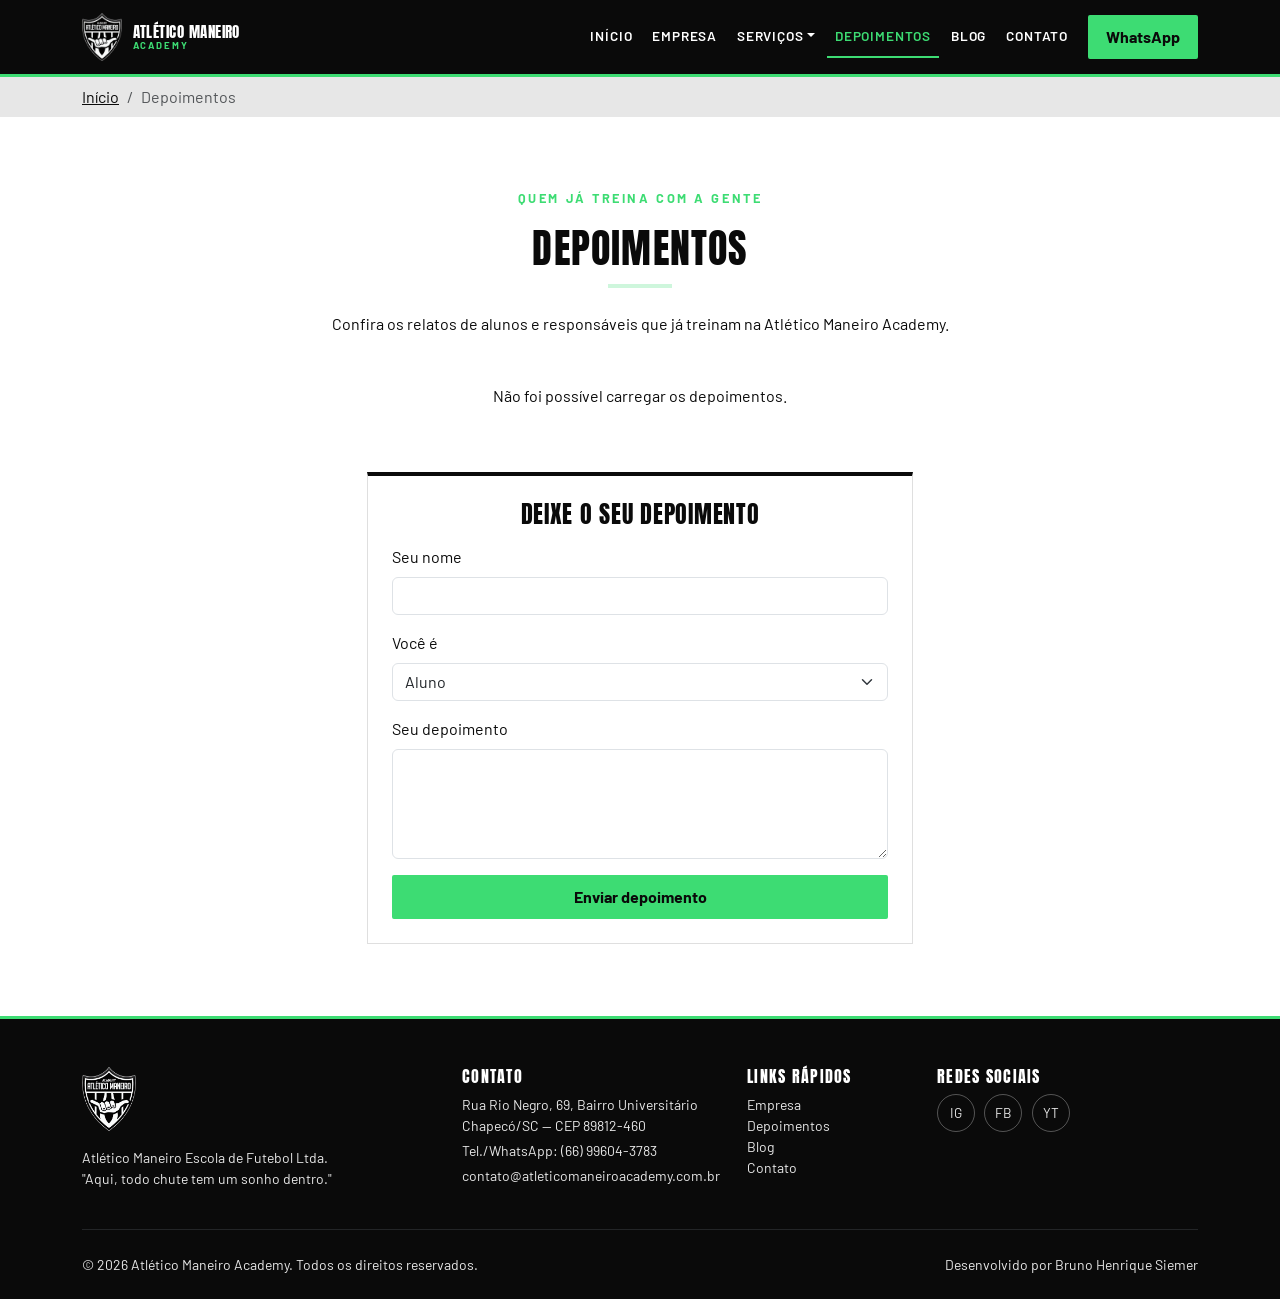
<file: depoimentos.html>
<!DOCTYPE html>
<html lang="pt-BR">
<head>
  <meta charset="UTF-8" />
  <meta name="viewport" content="width=device-width, initial-scale=1.0" />
  <title>Depoimentos — Atlético Maneiro Academy</title>
  <meta name="description" content="Depoimentos de alunos e famílias da Atlético Maneiro Academy, em Chapecó/SC." />
  <link rel="icon" href="img/favicon-32.png" sizes="32x32" type="image/png" />
  <link rel="icon" href="img/favicon.png" sizes="192x192" type="image/png" />
  <link href="https://cdn.jsdelivr.net/npm/bootstrap@5.3.3/dist/css/bootstrap.min.css" rel="stylesheet">
  <link href="https://fonts.googleapis.com/css2?family=Anton&family=Barlow:wght@400;500;600;700&display=swap" rel="stylesheet">
  <link rel="stylesheet" href="css/style.css">
</head>
<body>

  <a class="visually-hidden-focusable btn btn-dark position-absolute m-2" href="#conteudo-principal">Pular para o conteúdo</a>

  <header>
    <nav class="navbar navbar-expand-lg navbar-dark amc-navbar sticky-top" aria-label="Menu principal">
      <div class="container">
        <a class="navbar-brand" href="index.html">
          <img src="img/logo.png" alt="Escudo Atlético Maneiro Academy" class="amc-brand-logo">
          <span class="amc-brand-text">ATLÉTICO MANEIRO<small>ACADEMY</small></span>
        </a>
        <button class="navbar-toggler" type="button" data-bs-toggle="collapse" data-bs-target="#menuPrincipal" aria-controls="menuPrincipal" aria-expanded="false" aria-label="Abrir menu de navegação">
          <span class="navbar-toggler-icon"></span>
        </button>
        <div class="collapse navbar-collapse" id="menuPrincipal">
          <ul class="navbar-nav ms-auto align-items-lg-center gap-lg-1">
            <li class="nav-item"><a class="nav-link" href="index.html">Início</a></li>
            <li class="nav-item"><a class="nav-link" href="empresa.html">Empresa</a></li>
            <li class="nav-item dropdown">
              <a class="nav-link dropdown-toggle" href="#" id="menuServicos" role="button" data-bs-toggle="dropdown" aria-expanded="false">Serviços</a>
              <ul class="dropdown-menu dropdown-menu-end" aria-labelledby="menuServicos">
                <li><a class="dropdown-item" href="servico1.html">Iniciação ao Futebol</a></li>
                <li><a class="dropdown-item" href="servico2.html">Categorias de Base Competitivas</a></li>
                <li><a class="dropdown-item" href="servico3.html">Preparação para Peneiras e Seletivos</a></li>
              </ul>
            </li>
            <li class="nav-item"><a class="nav-link active" href="depoimentos.html">Depoimentos</a></li>
            <li class="nav-item"><a class="nav-link" href="blog.html">Blog</a></li>
            <li class="nav-item"><a class="nav-link" href="contato.html">Contato</a></li>
            <li class="nav-item ms-lg-2 mt-2 mt-lg-0">
              <a class="btn amc-whatsapp-btn" href="https://wa.me/5566996043783?text=Ol%C3%A1%2C%20gostaria%20de%20solicitar%20informa%C3%A7%C3%B5es%20sobre%20os%20treinamentos%20da%20Atl%C3%A9tico%20Maneiro%20Academy." target="_blank" rel="noopener">WhatsApp</a>
            </li>
          </ul>
        </div>
      </div>
    </nav>
  </header>

  <main id="conteudo-principal">

    <div class="amc-breadcrumb-bar py-2">
      <div class="container">
        <nav aria-label="breadcrumb">
          <ol class="breadcrumb mb-0 small">
            <li class="breadcrumb-item"><a href="index.html">Início</a></li>
            <li class="breadcrumb-item active" aria-current="page">Depoimentos</li>
          </ol>
        </nav>
      </div>
    </div>

    <section class="amc-section" aria-labelledby="depoimentosTitulo">
      <div class="container">
        <div class="text-center mb-5">
          <p class="amc-eyebrow">Quem já treina com a gente</p>
          <h1 id="depoimentosTitulo">Depoimentos</h1>
          <hr class="amc-divider mx-auto">
          <p class="col-lg-7 mx-auto">Confira os relatos de alunos e responsáveis que já treinam na Atlético Maneiro Academy.</p>
        </div>

        <div class="row g-4" id="lista-depoimentos">
          <p class="text-center">Carregando depoimentos...</p>
        </div>

        <div class="row justify-content-center mt-5">
          <div class="col-lg-6">
            <div class="amc-team-card">
              <h2 class="h4 text-center">Deixe o seu depoimento</h2>
              <form id="form-depoimento" class="mt-3">
                <div class="mb-3">
                  <label for="dep-nome" class="form-label">Seu nome</label>
                  <input type="text" class="form-control" id="dep-nome" name="nome" maxlength="100" required>
                </div>
                <div class="mb-3">
                  <label for="dep-perfil" class="form-label">Você é</label>
                  <select class="form-select" id="dep-perfil" name="perfil" required>
                    <option value="Aluno">Aluno</option>
                    <option value="Mãe de aluno">Mãe de aluno</option>
                    <option value="Pai de aluno">Pai de aluno</option>
                    <option value="Responsável">Responsável</option>
                  </select>
                </div>
                <div class="mb-3">
                  <label for="dep-texto" class="form-label">Seu depoimento</label>
                  <textarea class="form-control" id="dep-texto" name="texto" rows="4" required></textarea>
                </div>
                <button type="submit" class="btn amc-whatsapp-btn w-100">Enviar depoimento</button>
              </form>
            </div>
          </div>
        </div>
      </div>
    </section>

  </main>

  <footer class="amc-footer pt-5 pb-4">
    <div class="container">
      <div class="row g-4">
        <div class="col-lg-4">
          <img src="img/logo.png" alt="Escudo Atlético Maneiro Academy" class="amc-footer-logo mb-3">
          <p class="small">Atlético Maneiro Escola de Futebol Ltda.<br>"Aqui, todo chute tem um sonho dentro."</p>
        </div>
        <div class="col-lg-3 col-sm-6">
          <h6>Contato</h6>
          <p class="small mb-1">Rua Rio Negro, 69, Bairro Universitário<br>Chapecó/SC — CEP 89812-460</p>
          <p class="small mb-1">Tel./WhatsApp: (66) 99604-3783</p>
          <p class="small">contato@atleticomaneiroacademy.com.br</p>
        </div>
        <div class="col-lg-2 col-sm-6">
          <h6>Links rápidos</h6>
          <ul class="list-unstyled small">
            <li><a href="empresa.html">Empresa</a></li>
            <li><a href="depoimentos.html">Depoimentos</a></li>
            <li><a href="blog.html">Blog</a></li>
            <li><a href="contato.html">Contato</a></li>
          </ul>
        </div>
        <div class="col-lg-3 col-sm-6">
          <h6>Redes sociais</h6>
          <a href="https://www.instagram.com/unoescoficial/" target="_blank" rel="noopener" class="amc-social-icon" aria-label="Instagram">IG</a>
          <a href="https://www.facebook.com/unoescoficial/" target="_blank" rel="noopener" class="amc-social-icon" aria-label="Facebook">FB</a>
          <a href="https://www.youtube.com/unoescoficial" target="_blank" rel="noopener" class="amc-social-icon" aria-label="YouTube">YT</a>
        </div>
      </div>
      <hr class="border-secondary my-4">
      <div class="d-flex flex-column flex-md-row justify-content-between small text-center text-md-start gap-2">
        <p class="mb-0">&copy; 2026 Atlético Maneiro Academy. Todos os direitos reservados.</p>
        <p class="mb-0">Desenvolvido por Bruno Henrique Siemer</p>
      </div>
    </div>
  </footer>

  <script src="https://cdn.jsdelivr.net/npm/bootstrap@5.3.3/dist/js/bootstrap.bundle.min.js"></script>
  <script src="js/script.js"></script>
  <script src="js/banco.js"></script>
</body>
</html>
</file>
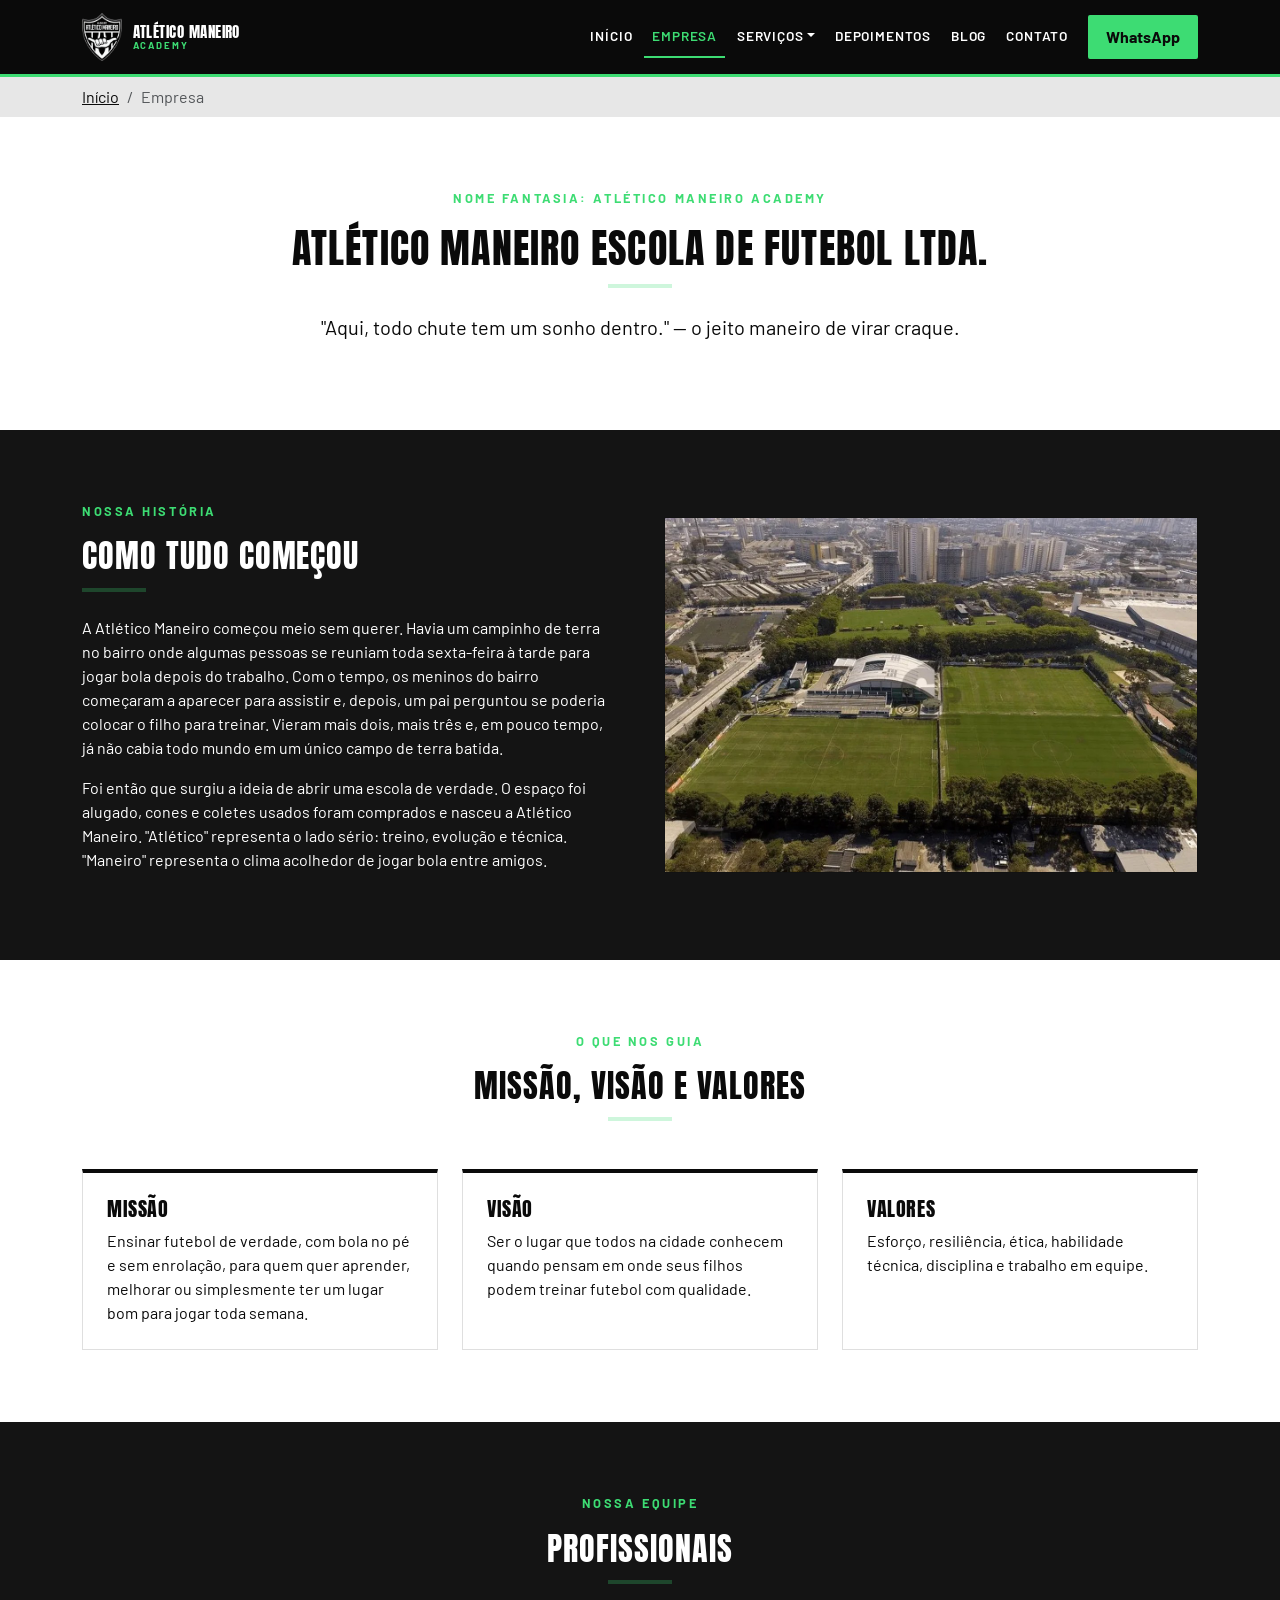
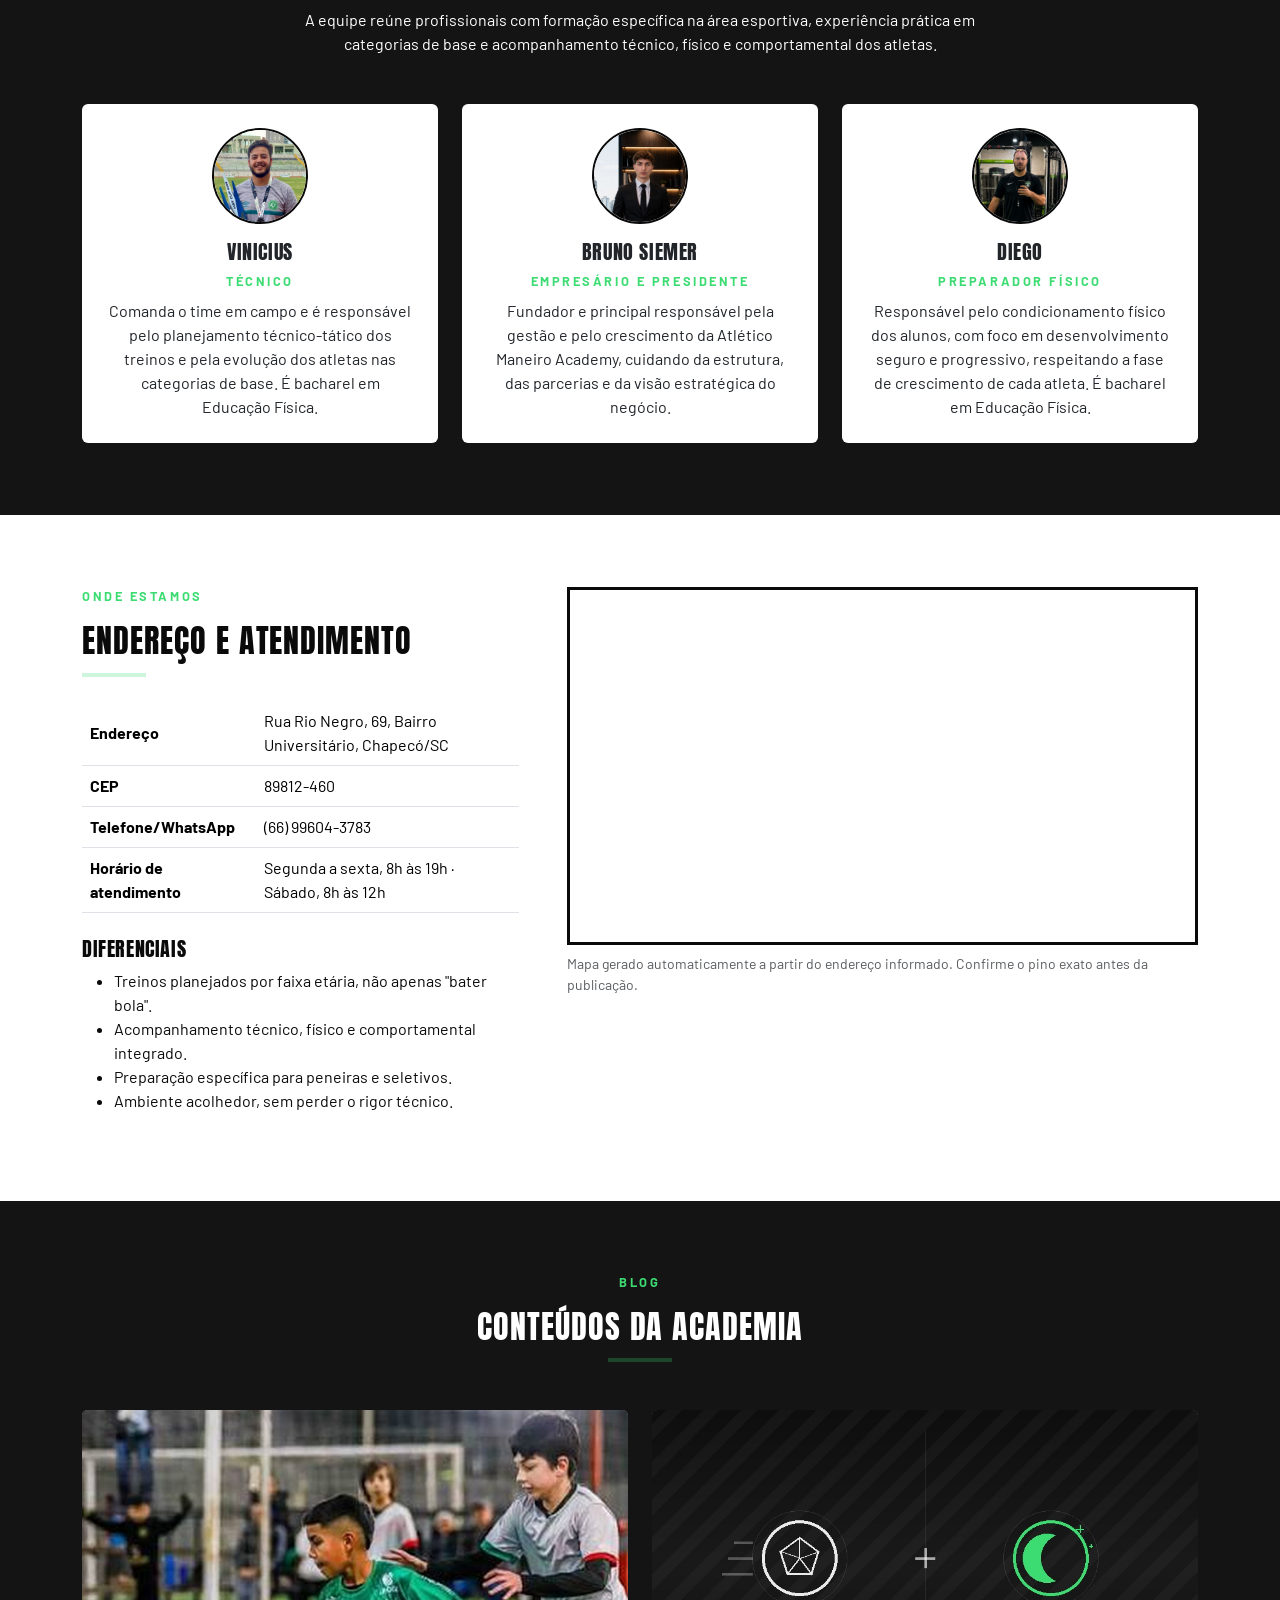
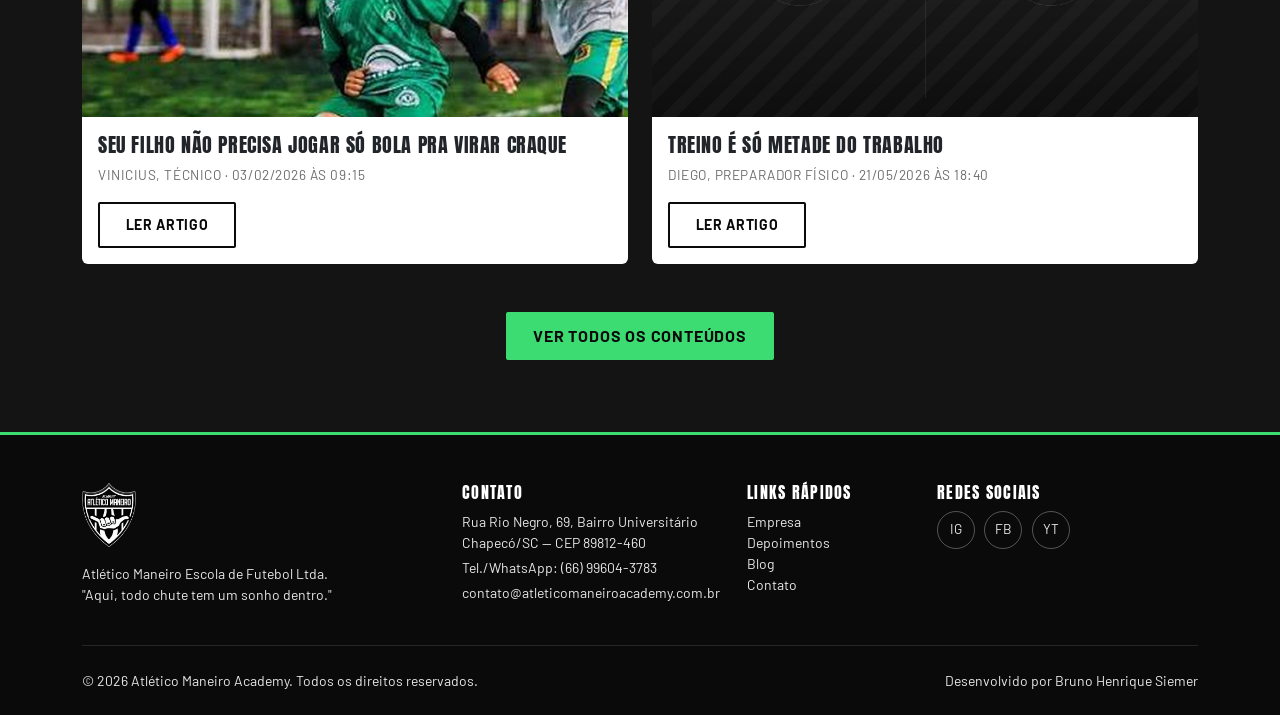
<file: empresa.html>
<!DOCTYPE html>
<html lang="pt-BR">
<head>
  <meta charset="UTF-8" />
  <meta name="viewport" content="width=device-width, initial-scale=1.0" />
  <title>Empresa — Atlético Maneiro Academy</title>
  <meta name="description" content="Conheça a história, missão, visão, valores e a equipe profissional da Atlético Maneiro Academy, em Chapecó/SC." />
  <link rel="icon" href="img/favicon-32.png" sizes="32x32" type="image/png" />
  <link rel="icon" href="img/favicon.png" sizes="192x192" type="image/png" />
  <link href="https://cdn.jsdelivr.net/npm/bootstrap@5.3.3/dist/css/bootstrap.min.css" rel="stylesheet">
  <link href="https://fonts.googleapis.com/css2?family=Anton&family=Barlow:wght@400;500;600;700&display=swap" rel="stylesheet">
  <link rel="stylesheet" href="css/style.css">
</head>
<body>

  <a class="visually-hidden-focusable btn btn-dark position-absolute m-2" href="#conteudo-principal">Pular para o conteúdo</a>

  <header>
    <nav class="navbar navbar-expand-lg navbar-dark amc-navbar sticky-top" aria-label="Menu principal">
      <div class="container">
        <a class="navbar-brand" href="index.html">
          <img src="img/logo.png" alt="Escudo Atlético Maneiro Academy" class="amc-brand-logo">
          <span class="amc-brand-text">ATLÉTICO MANEIRO<small>ACADEMY</small></span>
        </a>
        <button class="navbar-toggler" type="button" data-bs-toggle="collapse" data-bs-target="#menuPrincipal" aria-controls="menuPrincipal" aria-expanded="false" aria-label="Abrir menu de navegação">
          <span class="navbar-toggler-icon"></span>
        </button>
        <div class="collapse navbar-collapse" id="menuPrincipal">
          <ul class="navbar-nav ms-auto align-items-lg-center gap-lg-1">
            <li class="nav-item"><a class="nav-link" href="index.html">Início</a></li>
            <li class="nav-item"><a class="nav-link active" href="empresa.html">Empresa</a></li>
            <li class="nav-item dropdown">
              <a class="nav-link dropdown-toggle" href="#" id="menuServicos" role="button" data-bs-toggle="dropdown" aria-expanded="false">Serviços</a>
              <ul class="dropdown-menu dropdown-menu-end" aria-labelledby="menuServicos">
                <li><a class="dropdown-item" href="servico1.html">Iniciação ao Futebol</a></li>
                <li><a class="dropdown-item" href="servico2.html">Categorias de Base Competitivas</a></li>
                <li><a class="dropdown-item" href="servico3.html">Preparação para Peneiras e Seletivos</a></li>
              </ul>
            </li>
            <li class="nav-item"><a class="nav-link" href="depoimentos.html">Depoimentos</a></li>
            <li class="nav-item"><a class="nav-link" href="blog.html">Blog</a></li>
            <li class="nav-item"><a class="nav-link" href="contato.html">Contato</a></li>
            <li class="nav-item ms-lg-2 mt-2 mt-lg-0">
              <a class="btn amc-whatsapp-btn" href="https://wa.me/5566996043783?text=Ol%C3%A1%2C%20gostaria%20de%20solicitar%20informa%C3%A7%C3%B5es%20sobre%20os%20treinamentos%20da%20Atl%C3%A9tico%20Maneiro%20Academy." target="_blank" rel="noopener">WhatsApp</a>
            </li>
          </ul>
        </div>
      </div>
    </nav>
  </header>

  <main id="conteudo-principal">

    <div class="amc-breadcrumb-bar py-2">
      <div class="container">
        <nav aria-label="breadcrumb">
          <ol class="breadcrumb mb-0 small">
            <li class="breadcrumb-item"><a href="index.html">Início</a></li>
            <li class="breadcrumb-item active" aria-current="page">Empresa</li>
          </ol>
        </nav>
      </div>
    </div>

    <section class="amc-section text-center" aria-labelledby="empresaTitulo">
      <div class="container">
        <p class="amc-eyebrow">Nome fantasia: Atlético Maneiro Academy</p>
        <h1 id="empresaTitulo">Atlético Maneiro Escola de Futebol Ltda.</h1>
        <hr class="amc-divider mx-auto">
        <p class="fs-5 col-lg-8 mx-auto">"Aqui, todo chute tem um sonho dentro." — o jeito maneiro de virar craque.</p>
      </div>
    </section>

    <section class="amc-section amc-section-alt" aria-labelledby="historiaTitulo">
      <div class="container">
        <div class="row g-5 align-items-center">
          <div class="col-lg-6">
            <p class="amc-eyebrow">Nossa história</p>
            <h2 id="historiaTitulo">Como tudo começou</h2>
            <hr class="amc-divider">
            <p>A Atlético Maneiro começou meio sem querer. Havia um campinho de terra no bairro onde algumas pessoas se reuniam toda sexta-feira à tarde para jogar bola depois do trabalho. Com o tempo, os meninos do bairro começaram a aparecer para assistir e, depois, um pai perguntou se poderia colocar o filho para treinar. Vieram mais dois, mais três e, em pouco tempo, já não cabia todo mundo em um único campo de terra batida.</p>
            <p>Foi então que surgiu a ideia de abrir uma escola de verdade. O espaço foi alugado, cones e coletes usados foram comprados e nasceu a Atlético Maneiro. "Atlético" representa o lado sério: treino, evolução e técnica. "Maneiro" representa o clima acolhedor de jogar bola entre amigos.</p>
          </div>
          <div class="col-lg-6">
            <img src="img/empresa-fachada.jpg" class="img-fluid amc-ratio-service" alt="Estrutura de campos de futebol">
          </div>
        </div>
      </div>
    </section>

    <section class="amc-section" aria-labelledby="mvvTitulo">
      <div class="container">
        <div class="text-center mb-5">
          <p class="amc-eyebrow">O que nos guia</p>
          <h2 id="mvvTitulo">Missão, visão e valores</h2>
          <hr class="amc-divider mx-auto">
        </div>
        <div class="row g-4">
          <div class="col-md-4">
            <div class="amc-team-card">
              <h3 class="h5">Missão</h3>
              <p class="mb-0">Ensinar futebol de verdade, com bola no pé e sem enrolação, para quem quer aprender, melhorar ou simplesmente ter um lugar bom para jogar toda semana.</p>
            </div>
          </div>
          <div class="col-md-4">
            <div class="amc-team-card">
              <h3 class="h5">Visão</h3>
              <p class="mb-0">Ser o lugar que todos na cidade conhecem quando pensam em onde seus filhos podem treinar futebol com qualidade.</p>
            </div>
          </div>
          <div class="col-md-4">
            <div class="amc-team-card">
              <h3 class="h5">Valores</h3>
              <p class="mb-0">Esforço, resiliência, ética, habilidade técnica, disciplina e trabalho em equipe.</p>
            </div>
          </div>
        </div>
      </div>
    </section>

    <section class="amc-section amc-section-alt" aria-labelledby="profissionaisTitulo">
      <div class="container">
        <div class="text-center mb-5">
          <p class="amc-eyebrow">Nossa equipe</p>
          <h2 id="profissionaisTitulo">Profissionais</h2>
          <hr class="amc-divider mx-auto">
          <p class="col-lg-8 mx-auto">A equipe reúne profissionais com formação específica na área esportiva, experiência prática em categorias de base e acompanhamento técnico, físico e comportamental dos atletas.</p>
        </div>
        <div class="row g-4">
          <div class="col-md-4">
            <div class="card h-100 bg-white text-dark p-4 border-0 amc-profissional-card">
              <img src="img/equipe/vinicius.jpg" alt="Foto de Vinicius, Técnico" class="amc-profissional-foto mb-3">
              <h3 class="h5">Vinicius</h3>
              <p class="amc-eyebrow mb-2">Técnico</p>
              <p class="mb-0">Comanda o time em campo e é responsável pelo planejamento técnico-tático dos treinos e pela evolução dos atletas nas categorias de base. É bacharel em Educação Física.</p>
            </div>
          </div>
          <div class="col-md-4">
            <div class="card h-100 bg-white text-dark p-4 border-0 amc-profissional-card">
              <img src="img/equipe/bruno-siemer.jpg" alt="Foto de Bruno Siemer, Empresário e Presidente" class="amc-profissional-foto mb-3">
              <h3 class="h5">Bruno Siemer</h3>
              <p class="amc-eyebrow mb-2">Empresário e Presidente</p>
              <p class="mb-0">Fundador e principal responsável pela gestão e pelo crescimento da Atlético Maneiro Academy, cuidando da estrutura, das parcerias e da visão estratégica do negócio.</p>
            </div>
          </div>
          <div class="col-md-4">
            <div class="card h-100 bg-white text-dark p-4 border-0 amc-profissional-card">
              <img src="img/equipe/diego.jpg" alt="Foto de Diego, Preparador Físico" class="amc-profissional-foto mb-3">
              <h3 class="h5">Diego</h3>
              <p class="amc-eyebrow mb-2">Preparador Físico</p>
              <p class="mb-0">Responsável pelo condicionamento físico dos alunos, com foco em desenvolvimento seguro e progressivo, respeitando a fase de crescimento de cada atleta. É bacharel em Educação Física.</p>
            </div>
          </div>
        </div>
      </div>
    </section>

    <section class="amc-section" aria-labelledby="localizacaoTitulo">
      <div class="container">
        <div class="row g-5">
          <div class="col-lg-5">
            <p class="amc-eyebrow">Onde estamos</p>
            <h2 id="localizacaoTitulo">Endereço e atendimento</h2>
            <hr class="amc-divider">
            <table class="table amc-table">
              <tbody>
                <tr><th scope="row">Endereço</th><td>Rua Rio Negro, 69, Bairro Universitário, Chapecó/SC</td></tr>
                <tr><th scope="row">CEP</th><td>89812-460</td></tr>
                <tr><th scope="row">Telefone/WhatsApp</th><td>(66) 99604-3783</td></tr>
                <tr><th scope="row">Horário de atendimento</th><td>Segunda a sexta, 8h às 19h · Sábado, 8h às 12h</td></tr>
              </tbody>
            </table>
            <h3 class="h5 mt-4">Diferenciais</h3>
            <ul>
              <li>Treinos planejados por faixa etária, não apenas "bater bola".</li>
              <li>Acompanhamento técnico, físico e comportamental integrado.</li>
              <li>Preparação específica para peneiras e seletivos.</li>
              <li>Ambiente acolhedor, sem perder o rigor técnico.</li>
            </ul>
          </div>
          <div class="col-lg-7">
            <div class="ratio ratio-16x9 amc-map-frame">
              <iframe
                src="https://www.google.com/maps?q=Rua+Rio+Negro,+69,+Bairro+Universit%C3%A1rio,+Chapec%C3%B3,+SC,+89812-460&output=embed"
                title="Mapa de localização da Atlético Maneiro Academy — Rua Rio Negro, 69, Universitário, Chapecó/SC"
                loading="lazy"
                referrerpolicy="no-referrer-when-downgrade">
              </iframe>
            </div>
            <p class="small text-muted mt-2">Mapa gerado automaticamente a partir do endereço informado. Confirme o pino exato antes da publicação.</p>
          </div>
        </div>
      </div>
    </section>

    <section class="amc-section amc-section-alt" aria-labelledby="conteudosTitulo">
      <div class="container">
        <div class="text-center mb-5">
          <p class="amc-eyebrow">Blog</p>
          <h2 id="conteudosTitulo">Conteúdos da Academia</h2>
          <hr class="amc-divider mx-auto">
        </div>
        <div class="row g-4">
          <div class="col-md-6">
            <div class="card amc-article-card h-100 bg-white text-dark border-0">
              <img src="img/blog-iniciacao.jpg" class="card-img-top" alt="Criança brincando de futebol descalça no campo">
              <div class="card-body">
                <h3 class="h5">Seu filho não precisa jogar só bola pra virar craque</h3>
                <p class="amc-article-meta">Vinicius, Técnico · 03/02/2026 às 09:15</p>
                <a href="blog.html#artigo-1" class="btn btn-amc-outline btn-sm">Ler artigo</a>
              </div>
            </div>
          </div>
          <div class="col-md-6">
            <div class="card amc-article-card h-100 bg-white text-dark border-0">
              <img src="img/blog-descanso.jpg" class="card-img-top" alt="Jovem atleta descansando">
              <div class="card-body">
                <h3 class="h5">Treino é só metade do trabalho</h3>
                <p class="amc-article-meta">Diego, Preparador Físico · 21/05/2026 às 18:40</p>
                <a href="blog.html#artigo-2" class="btn btn-amc-outline btn-sm">Ler artigo</a>
              </div>
            </div>
          </div>
        </div>
        <div class="text-center mt-5">
          <a href="blog.html" class="btn btn-amc-accent">Ver todos os conteúdos</a>
        </div>
      </div>
    </section>

  </main>

  <footer class="amc-footer pt-5 pb-4">
    <div class="container">
      <div class="row g-4">
        <div class="col-lg-4">
          <img src="img/logo.png" alt="Escudo Atlético Maneiro Academy" class="amc-footer-logo mb-3">
          <p class="small">Atlético Maneiro Escola de Futebol Ltda.<br>"Aqui, todo chute tem um sonho dentro."</p>
        </div>
        <div class="col-lg-3 col-sm-6">
          <h6>Contato</h6>
          <p class="small mb-1">Rua Rio Negro, 69, Bairro Universitário<br>Chapecó/SC — CEP 89812-460</p>
          <p class="small mb-1">Tel./WhatsApp: (66) 99604-3783</p>
          <p class="small">contato@atleticomaneiroacademy.com.br</p>
        </div>
        <div class="col-lg-2 col-sm-6">
          <h6>Links rápidos</h6>
          <ul class="list-unstyled small">
            <li><a href="empresa.html">Empresa</a></li>
            <li><a href="depoimentos.html">Depoimentos</a></li>
            <li><a href="blog.html">Blog</a></li>
            <li><a href="contato.html">Contato</a></li>
          </ul>
        </div>
        <div class="col-lg-3 col-sm-6">
          <h6>Redes sociais</h6>
          <a href="https://www.instagram.com/unoescoficial/" target="_blank" rel="noopener" class="amc-social-icon" aria-label="Instagram">IG</a>
          <a href="https://www.facebook.com/unoescoficial/" target="_blank" rel="noopener" class="amc-social-icon" aria-label="Facebook">FB</a>
          <a href="https://www.youtube.com/unoescoficial" target="_blank" rel="noopener" class="amc-social-icon" aria-label="YouTube">YT</a>
        </div>
      </div>
      <hr class="border-secondary my-4">
      <div class="d-flex flex-column flex-md-row justify-content-between small text-center text-md-start gap-2">
        <p class="mb-0">&copy; 2026 Atlético Maneiro Academy. Todos os direitos reservados.</p>
        <p class="mb-0">Desenvolvido por Bruno Henrique Siemer</p>
      </div>
    </div>
  </footer>

  <script src="https://cdn.jsdelivr.net/npm/bootstrap@5.3.3/dist/js/bootstrap.bundle.min.js"></script>
  <script src="js/script.js"></script>
</body>
</html>
</file>
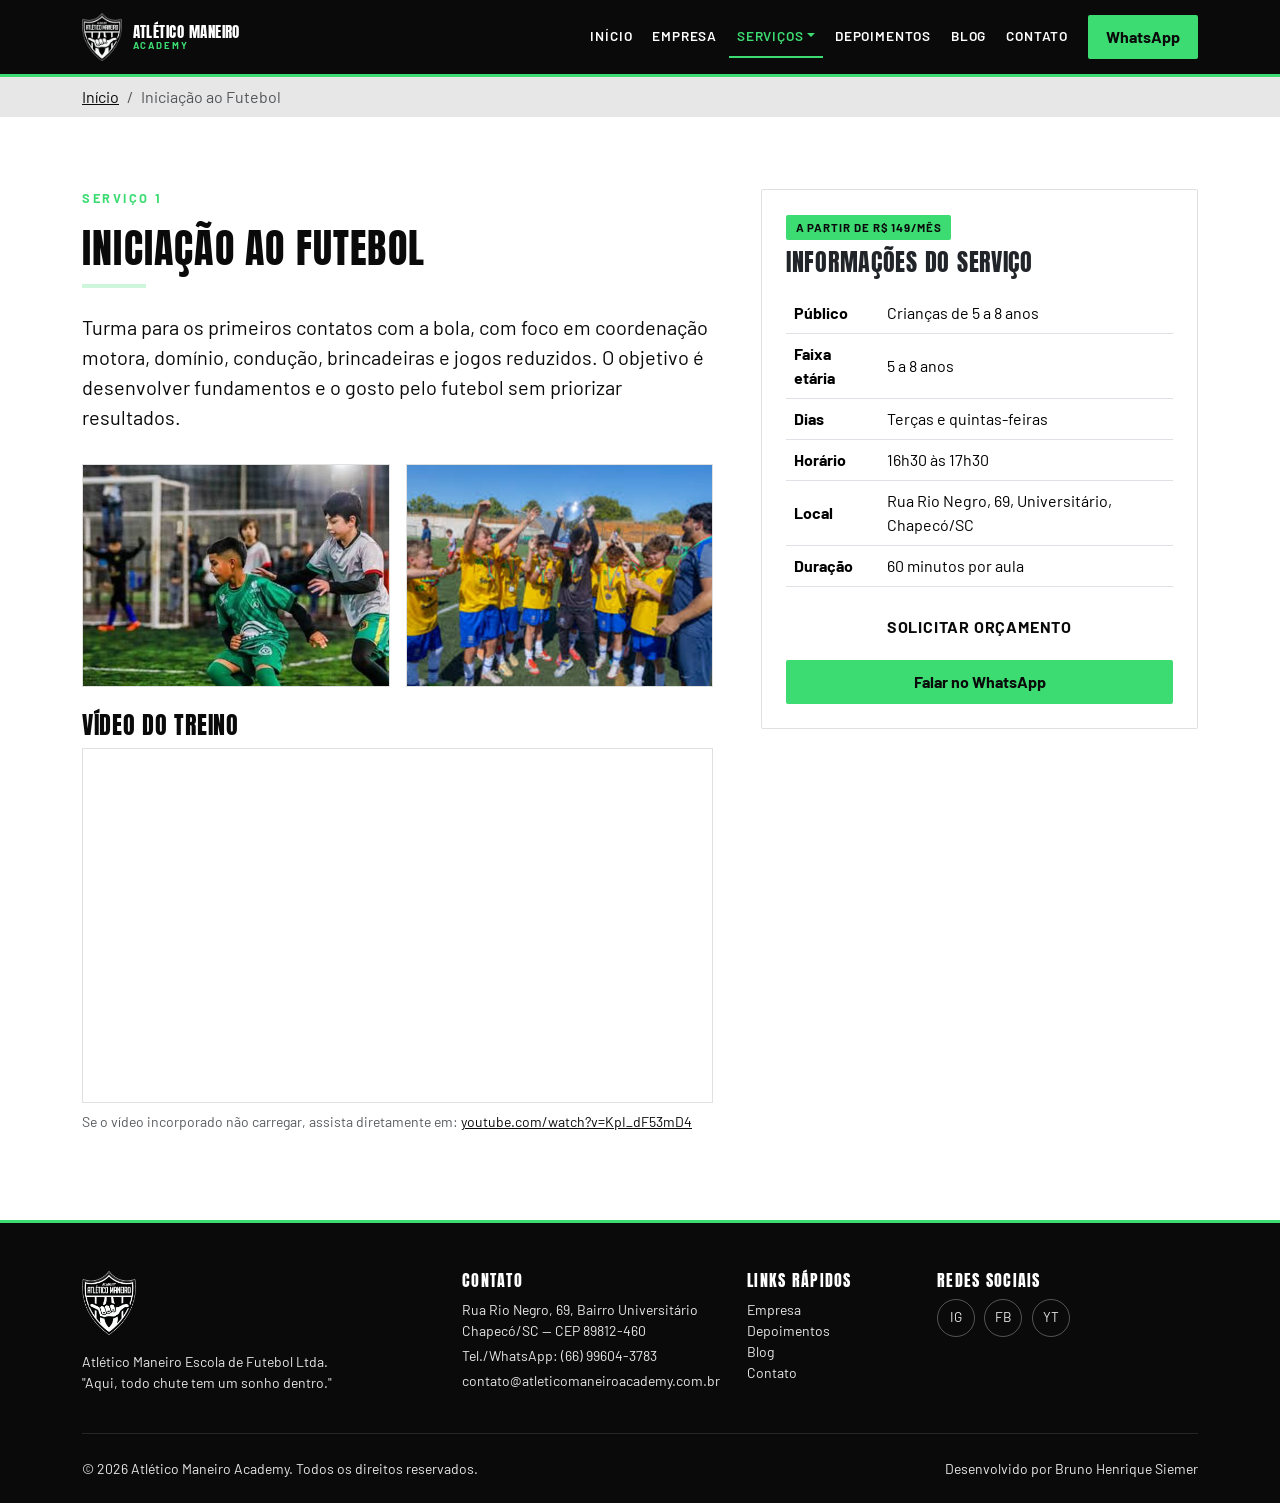
<file: servico1.html>
<!DOCTYPE html>
<html lang="pt-BR">
<head>
  <meta charset="UTF-8" />
  <meta name="viewport" content="width=device-width, initial-scale=1.0" />
  <title>Iniciação ao Futebol — Atlético Maneiro Academy</title>
  <meta name="description" content="Serviço de Iniciação ao Futebol para crianças de 5 a 8 anos na Atlético Maneiro Academy, em Chapecó/SC." />
  <link rel="icon" href="img/favicon-32.png" sizes="32x32" type="image/png" />
  <link rel="icon" href="img/favicon.png" sizes="192x192" type="image/png" />
  <link href="https://cdn.jsdelivr.net/npm/bootstrap@5.3.3/dist/css/bootstrap.min.css" rel="stylesheet">
  <link href="https://fonts.googleapis.com/css2?family=Anton&family=Barlow:wght@400;500;600;700&display=swap" rel="stylesheet">
  <link rel="stylesheet" href="css/style.css">
</head>
<body>

  <a class="visually-hidden-focusable btn btn-dark position-absolute m-2" href="#conteudo-principal">Pular para o conteúdo</a>

  <header>
    <nav class="navbar navbar-expand-lg navbar-dark amc-navbar sticky-top" aria-label="Menu principal">
      <div class="container">
        <a class="navbar-brand" href="index.html">
          <img src="img/logo.png" alt="Escudo Atlético Maneiro Academy" class="amc-brand-logo">
          <span class="amc-brand-text">ATLÉTICO MANEIRO<small>ACADEMY</small></span>
        </a>
        <button class="navbar-toggler" type="button" data-bs-toggle="collapse" data-bs-target="#menuPrincipal" aria-controls="menuPrincipal" aria-expanded="false" aria-label="Abrir menu de navegação">
          <span class="navbar-toggler-icon"></span>
        </button>
        <div class="collapse navbar-collapse" id="menuPrincipal">
          <ul class="navbar-nav ms-auto align-items-lg-center gap-lg-1">
            <li class="nav-item"><a class="nav-link" href="index.html">Início</a></li>
            <li class="nav-item"><a class="nav-link" href="empresa.html">Empresa</a></li>
            <li class="nav-item dropdown">
              <a class="nav-link dropdown-toggle active" href="#" id="menuServicos" role="button" data-bs-toggle="dropdown" aria-expanded="false">Serviços</a>
              <ul class="dropdown-menu dropdown-menu-end" aria-labelledby="menuServicos">
                <li><a class="dropdown-item active" href="servico1.html">Iniciação ao Futebol</a></li>
                <li><a class="dropdown-item" href="servico2.html">Categorias de Base Competitivas</a></li>
                <li><a class="dropdown-item" href="servico3.html">Preparação para Peneiras e Seletivos</a></li>
              </ul>
            </li>
            <li class="nav-item"><a class="nav-link" href="depoimentos.html">Depoimentos</a></li>
            <li class="nav-item"><a class="nav-link" href="blog.html">Blog</a></li>
            <li class="nav-item"><a class="nav-link" href="contato.html">Contato</a></li>
            <li class="nav-item ms-lg-2 mt-2 mt-lg-0">
              <a class="btn amc-whatsapp-btn" href="https://wa.me/5566996043783?text=Ol%C3%A1%2C%20gostaria%20de%20solicitar%20informa%C3%A7%C3%B5es%20sobre%20os%20treinamentos%20da%20Atl%C3%A9tico%20Maneiro%20Academy." target="_blank" rel="noopener">WhatsApp</a>
            </li>
          </ul>
        </div>
      </div>
    </nav>
  </header>

  <main id="conteudo-principal">

    <div class="amc-breadcrumb-bar py-2">
      <div class="container">
        <nav aria-label="breadcrumb">
          <ol class="breadcrumb mb-0 small">
            <li class="breadcrumb-item"><a href="index.html">Início</a></li>
            <li class="breadcrumb-item active" aria-current="page">Iniciação ao Futebol</li>
          </ol>
        </nav>
      </div>
    </div>

    <section class="amc-section" aria-labelledby="servicoTitulo">
      <div class="container">
        <div class="row g-5 align-items-start">
          <div class="col-lg-7">
            <p class="amc-eyebrow">Serviço 1</p>
            <h1 id="servicoTitulo">Iniciação ao Futebol</h1>
            <hr class="amc-divider">
            <p class="fs-5">Turma para os primeiros contatos com a bola, com foco em coordenação motora, domínio, condução, brincadeiras e jogos reduzidos. O objetivo é desenvolver fundamentos e o gosto pelo futebol sem priorizar resultados.</p>

            <div class="row g-3 my-3">
              <div class="col-6">
                <img src="img/iniciacao-1.jpg" class="img-fluid amc-ratio-service" alt="Crianças em atividade de futebol">
              </div>
              <div class="col-6">
                <img src="img/iniciacao-2.jpg" class="img-fluid amc-ratio-service" alt="Time infantil comemorando com troféu">
              </div>
            </div>

            <h2 class="h4 mt-4">Vídeo do treino</h2>
            <div class="ratio ratio-16x9 amc-ratio-service">
              <iframe src="https://www.youtube.com/embed/KpI_dF53mD4" title="Vídeo — Iniciação ao Futebol" allow="accelerometer; autoplay; clipboard-write; encrypted-media; gyroscope; picture-in-picture" allowfullscreen></iframe>
            </div>
            <p class="small text-muted mt-2">Se o vídeo incorporado não carregar, assista diretamente em: <a href="https://www.youtube.com/watch?v=KpI_dF53mD4" target="_blank" rel="noopener">youtube.com/watch?v=KpI_dF53mD4</a></p>
          </div>

          <div class="col-lg-5">
            <div class="card amc-card">
              <div class="card-body">
                <span class="amc-price-tag mb-2 d-inline-block">A partir de R$ 149/mês</span>
                <h2 class="h4">Informações do serviço</h2>
                <table class="table amc-table mt-3">
                  <tbody>
                    <tr><th scope="row">Público</th><td>Crianças de 5 a 8 anos</td></tr>
                    <tr><th scope="row">Faixa etária</th><td>5 a 8 anos</td></tr>
                    <tr><th scope="row">Dias</th><td>Terças e quintas-feiras</td></tr>
                    <tr><th scope="row">Horário</th><td>16h30 às 17h30</td></tr>
                    <tr><th scope="row">Local</th><td>Rua Rio Negro, 69, Universitário, Chapecó/SC</td></tr>
                    <tr><th scope="row">Duração</th><td>60 minutos por aula</td></tr>
                  </tbody>
                </table>
                <div class="d-grid gap-2 mt-3">
                  <a href="contato.html?servico=Inicia%C3%A7%C3%A3o%20ao%20Futebol" class="btn btn-amc-primary">Solicitar orçamento</a>
                  <a href="https://wa.me/5566996043783?text=Ol%C3%A1%2C%20gostaria%20de%20saber%20mais%20sobre%20o%20servi%C3%A7o%20Inicia%C3%A7%C3%A3o%20ao%20Futebol%2C%20de%205%20a%208%20anos." target="_blank" rel="noopener" class="btn amc-whatsapp-btn">Falar no WhatsApp</a>
                </div>
              </div>
            </div>
          </div>
        </div>
      </div>
    </section>

  </main>

  <footer class="amc-footer pt-5 pb-4">
    <div class="container">
      <div class="row g-4">
        <div class="col-lg-4">
          <img src="img/logo.png" alt="Escudo Atlético Maneiro Academy" class="amc-footer-logo mb-3">
          <p class="small">Atlético Maneiro Escola de Futebol Ltda.<br>"Aqui, todo chute tem um sonho dentro."</p>
        </div>
        <div class="col-lg-3 col-sm-6">
          <h6>Contato</h6>
          <p class="small mb-1">Rua Rio Negro, 69, Bairro Universitário<br>Chapecó/SC — CEP 89812-460</p>
          <p class="small mb-1">Tel./WhatsApp: (66) 99604-3783</p>
          <p class="small">contato@atleticomaneiroacademy.com.br</p>
        </div>
        <div class="col-lg-2 col-sm-6">
          <h6>Links rápidos</h6>
          <ul class="list-unstyled small">
            <li><a href="empresa.html">Empresa</a></li>
            <li><a href="depoimentos.html">Depoimentos</a></li>
            <li><a href="blog.html">Blog</a></li>
            <li><a href="contato.html">Contato</a></li>
          </ul>
        </div>
        <div class="col-lg-3 col-sm-6">
          <h6>Redes sociais</h6>
          <a href="https://www.instagram.com/unoescoficial/" target="_blank" rel="noopener" class="amc-social-icon" aria-label="Instagram">IG</a>
          <a href="https://www.facebook.com/unoescoficial/" target="_blank" rel="noopener" class="amc-social-icon" aria-label="Facebook">FB</a>
          <a href="https://www.youtube.com/unoescoficial" target="_blank" rel="noopener" class="amc-social-icon" aria-label="YouTube">YT</a>
        </div>
      </div>
      <hr class="border-secondary my-4">
      <div class="d-flex flex-column flex-md-row justify-content-between small text-center text-md-start gap-2">
        <p class="mb-0">&copy; 2026 Atlético Maneiro Academy. Todos os direitos reservados.</p>
        <p class="mb-0">Desenvolvido por Bruno Henrique Siemer</p>
      </div>
    </div>
  </footer>

  <script src="https://cdn.jsdelivr.net/npm/bootstrap@5.3.3/dist/js/bootstrap.bundle.min.js"></script>
  <script src="js/script.js"></script>
</body>
</html>
</file>
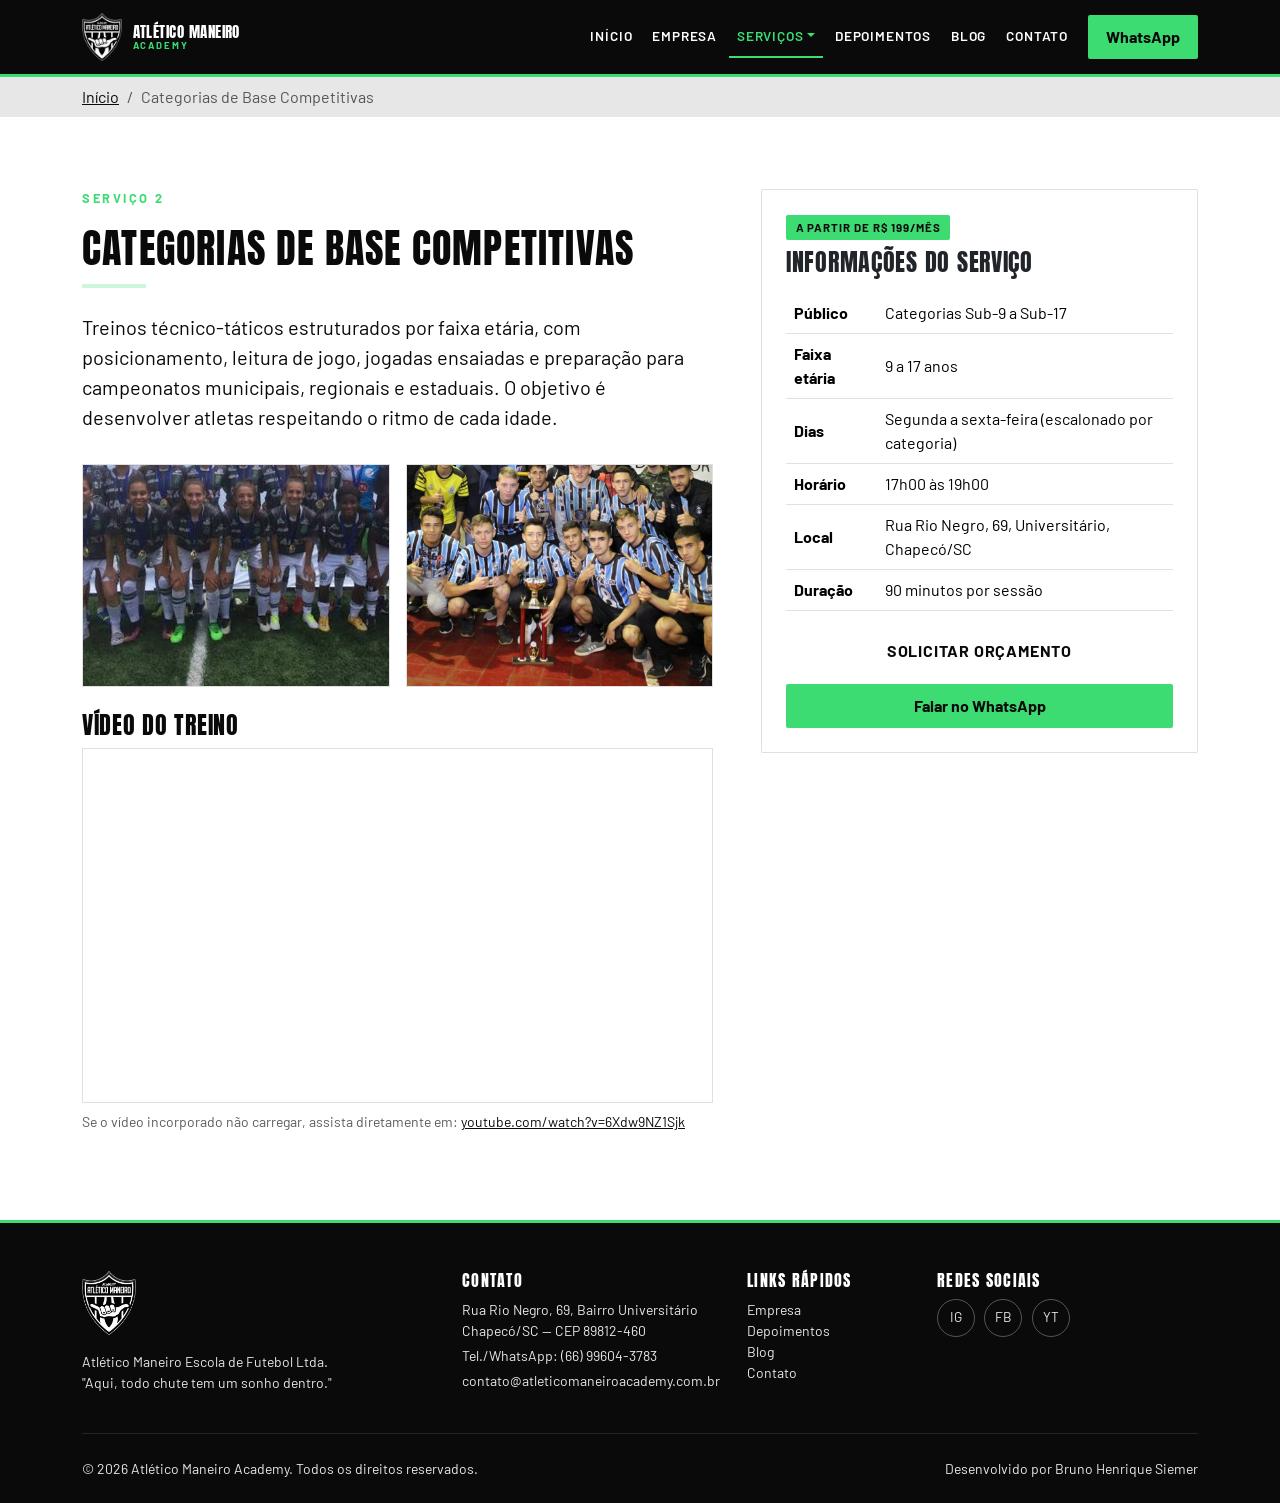
<file: servico2.html>
<!DOCTYPE html>
<html lang="pt-BR">
<head>
  <meta charset="UTF-8" />
  <meta name="viewport" content="width=device-width, initial-scale=1.0" />
  <title>Categorias de Base Competitivas — Atlético Maneiro Academy</title>
  <meta name="description" content="Categorias de Base Competitivas (Sub-9 a Sub-17) da Atlético Maneiro Academy, em Chapecó/SC." />
  <link rel="icon" href="img/favicon-32.png" sizes="32x32" type="image/png" />
  <link rel="icon" href="img/favicon.png" sizes="192x192" type="image/png" />
  <link href="https://cdn.jsdelivr.net/npm/bootstrap@5.3.3/dist/css/bootstrap.min.css" rel="stylesheet">
  <link href="https://fonts.googleapis.com/css2?family=Anton&family=Barlow:wght@400;500;600;700&display=swap" rel="stylesheet">
  <link rel="stylesheet" href="css/style.css">
</head>
<body>

  <a class="visually-hidden-focusable btn btn-dark position-absolute m-2" href="#conteudo-principal">Pular para o conteúdo</a>

  <header>
    <nav class="navbar navbar-expand-lg navbar-dark amc-navbar sticky-top" aria-label="Menu principal">
      <div class="container">
        <a class="navbar-brand" href="index.html">
          <img src="img/logo.png" alt="Escudo Atlético Maneiro Academy" class="amc-brand-logo">
          <span class="amc-brand-text">ATLÉTICO MANEIRO<small>ACADEMY</small></span>
        </a>
        <button class="navbar-toggler" type="button" data-bs-toggle="collapse" data-bs-target="#menuPrincipal" aria-controls="menuPrincipal" aria-expanded="false" aria-label="Abrir menu de navegação">
          <span class="navbar-toggler-icon"></span>
        </button>
        <div class="collapse navbar-collapse" id="menuPrincipal">
          <ul class="navbar-nav ms-auto align-items-lg-center gap-lg-1">
            <li class="nav-item"><a class="nav-link" href="index.html">Início</a></li>
            <li class="nav-item"><a class="nav-link" href="empresa.html">Empresa</a></li>
            <li class="nav-item dropdown">
              <a class="nav-link dropdown-toggle active" href="#" id="menuServicos" role="button" data-bs-toggle="dropdown" aria-expanded="false">Serviços</a>
              <ul class="dropdown-menu dropdown-menu-end" aria-labelledby="menuServicos">
                <li><a class="dropdown-item" href="servico1.html">Iniciação ao Futebol</a></li>
                <li><a class="dropdown-item active" href="servico2.html">Categorias de Base Competitivas</a></li>
                <li><a class="dropdown-item" href="servico3.html">Preparação para Peneiras e Seletivos</a></li>
              </ul>
            </li>
            <li class="nav-item"><a class="nav-link" href="depoimentos.html">Depoimentos</a></li>
            <li class="nav-item"><a class="nav-link" href="blog.html">Blog</a></li>
            <li class="nav-item"><a class="nav-link" href="contato.html">Contato</a></li>
            <li class="nav-item ms-lg-2 mt-2 mt-lg-0">
              <a class="btn amc-whatsapp-btn" href="https://wa.me/5566996043783?text=Ol%C3%A1%2C%20gostaria%20de%20solicitar%20informa%C3%A7%C3%B5es%20sobre%20os%20treinamentos%20da%20Atl%C3%A9tico%20Maneiro%20Academy." target="_blank" rel="noopener">WhatsApp</a>
            </li>
          </ul>
        </div>
      </div>
    </nav>
  </header>

  <main id="conteudo-principal">

    <div class="amc-breadcrumb-bar py-2">
      <div class="container">
        <nav aria-label="breadcrumb">
          <ol class="breadcrumb mb-0 small">
            <li class="breadcrumb-item"><a href="index.html">Início</a></li>
            <li class="breadcrumb-item active" aria-current="page">Categorias de Base Competitivas</li>
          </ol>
        </nav>
      </div>
    </div>

    <section class="amc-section" aria-labelledby="servicoTitulo">
      <div class="container">
        <div class="row g-5 align-items-start">
          <div class="col-lg-7">
            <p class="amc-eyebrow">Serviço 2</p>
            <h1 id="servicoTitulo">Categorias de Base Competitivas</h1>
            <hr class="amc-divider">
            <p class="fs-5">Treinos técnico-táticos estruturados por faixa etária, com posicionamento, leitura de jogo, jogadas ensaiadas e preparação para campeonatos municipais, regionais e estaduais. O objetivo é desenvolver atletas respeitando o ritmo de cada idade.</p>

            <div class="row g-3 my-3">
              <div class="col-6">
                <img src="img/categorias-1.jpg" class="img-fluid amc-ratio-service" alt="Time de futebol feminino em competição">
              </div>
              <div class="col-6">
                <img src="img/categorias-2.jpg" class="img-fluid amc-ratio-service" alt="Time de categoria de base comemorando título">
              </div>
            </div>

            <h2 class="h4 mt-4">Vídeo do treino</h2>
            <div class="ratio ratio-16x9 amc-ratio-service">
              <iframe src="https://www.youtube.com/embed/6Xdw9NZ1Sjk" title="Vídeo — Categorias de Base Competitivas" allow="accelerometer; autoplay; clipboard-write; encrypted-media; gyroscope; picture-in-picture" allowfullscreen></iframe>
            </div>
            <p class="small text-muted mt-2">Se o vídeo incorporado não carregar, assista diretamente em: <a href="https://www.youtube.com/watch?v=6Xdw9NZ1Sjk" target="_blank" rel="noopener">youtube.com/watch?v=6Xdw9NZ1Sjk</a></p>
          </div>

          <div class="col-lg-5">
            <div class="card amc-card">
              <div class="card-body">
                <span class="amc-price-tag mb-2 d-inline-block">A partir de R$ 199/mês</span>
                <h2 class="h4">Informações do serviço</h2>
                <table class="table amc-table mt-3">
                  <tbody>
                    <tr><th scope="row">Público</th><td>Categorias Sub-9 a Sub-17</td></tr>
                    <tr><th scope="row">Faixa etária</th><td>9 a 17 anos</td></tr>
                    <tr><th scope="row">Dias</th><td>Segunda a sexta-feira (escalonado por categoria)</td></tr>
                    <tr><th scope="row">Horário</th><td>17h00 às 19h00</td></tr>
                    <tr><th scope="row">Local</th><td>Rua Rio Negro, 69, Universitário, Chapecó/SC</td></tr>
                    <tr><th scope="row">Duração</th><td>90 minutos por sessão</td></tr>
                  </tbody>
                </table>
                <div class="d-grid gap-2 mt-3">
                  <a href="contato.html?servico=Categorias%20de%20Base%20Competitivas" class="btn btn-amc-primary">Solicitar orçamento</a>
                  <a href="https://wa.me/5566996043783?text=Ol%C3%A1%2C%20gostaria%20de%20saber%20mais%20sobre%20o%20servi%C3%A7o%20Categorias%20de%20Base%20Competitivas%2C%20Sub-9%20a%20Sub-17." target="_blank" rel="noopener" class="btn amc-whatsapp-btn">Falar no WhatsApp</a>
                </div>
              </div>
            </div>
          </div>
        </div>
      </div>
    </section>

  </main>

  <footer class="amc-footer pt-5 pb-4">
    <div class="container">
      <div class="row g-4">
        <div class="col-lg-4">
          <img src="img/logo.png" alt="Escudo Atlético Maneiro Academy" class="amc-footer-logo mb-3">
          <p class="small">Atlético Maneiro Escola de Futebol Ltda.<br>"Aqui, todo chute tem um sonho dentro."</p>
        </div>
        <div class="col-lg-3 col-sm-6">
          <h6>Contato</h6>
          <p class="small mb-1">Rua Rio Negro, 69, Bairro Universitário<br>Chapecó/SC — CEP 89812-460</p>
          <p class="small mb-1">Tel./WhatsApp: (66) 99604-3783</p>
          <p class="small">contato@atleticomaneiroacademy.com.br</p>
        </div>
        <div class="col-lg-2 col-sm-6">
          <h6>Links rápidos</h6>
          <ul class="list-unstyled small">
            <li><a href="empresa.html">Empresa</a></li>
            <li><a href="depoimentos.html">Depoimentos</a></li>
            <li><a href="blog.html">Blog</a></li>
            <li><a href="contato.html">Contato</a></li>
          </ul>
        </div>
        <div class="col-lg-3 col-sm-6">
          <h6>Redes sociais</h6>
          <a href="https://www.instagram.com/unoescoficial/" target="_blank" rel="noopener" class="amc-social-icon" aria-label="Instagram">IG</a>
          <a href="https://www.facebook.com/unoescoficial/" target="_blank" rel="noopener" class="amc-social-icon" aria-label="Facebook">FB</a>
          <a href="https://www.youtube.com/unoescoficial" target="_blank" rel="noopener" class="amc-social-icon" aria-label="YouTube">YT</a>
        </div>
      </div>
      <hr class="border-secondary my-4">
      <div class="d-flex flex-column flex-md-row justify-content-between small text-center text-md-start gap-2">
        <p class="mb-0">&copy; 2026 Atlético Maneiro Academy. Todos os direitos reservados.</p>
        <p class="mb-0">Desenvolvido por Bruno Henrique Siemer</p>
      </div>
    </div>
  </footer>

  <script src="https://cdn.jsdelivr.net/npm/bootstrap@5.3.3/dist/js/bootstrap.bundle.min.js"></script>
  <script src="js/script.js"></script>
</body>
</html>
</file>
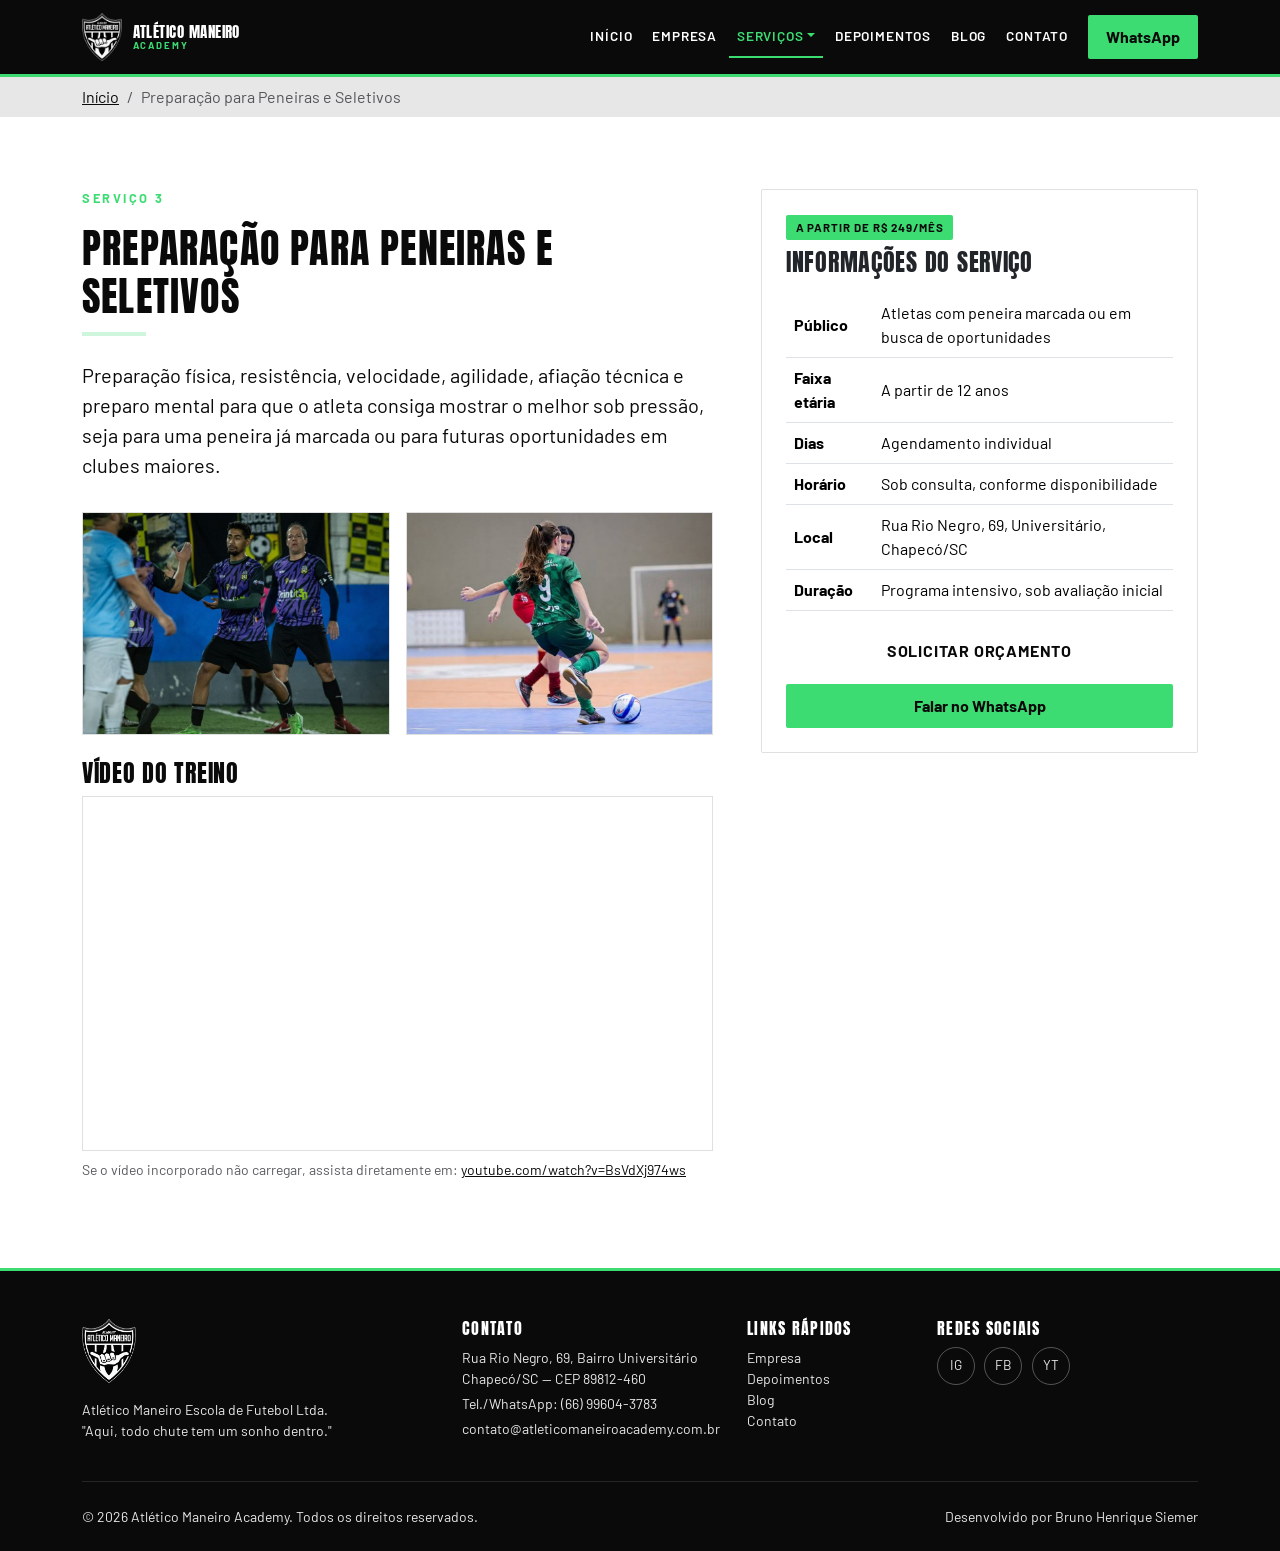
<file: servico3.html>
<!DOCTYPE html>
<html lang="pt-BR">
<head>
  <meta charset="UTF-8" />
  <meta name="viewport" content="width=device-width, initial-scale=1.0" />
  <title>Preparação para Peneiras e Seletivos — Atlético Maneiro Academy</title>
  <meta name="description" content="Preparação para Peneiras e Seletivos da Atlético Maneiro Academy, em Chapecó/SC." />
  <link rel="icon" href="img/favicon-32.png" sizes="32x32" type="image/png" />
  <link rel="icon" href="img/favicon.png" sizes="192x192" type="image/png" />
  <link href="https://cdn.jsdelivr.net/npm/bootstrap@5.3.3/dist/css/bootstrap.min.css" rel="stylesheet">
  <link href="https://fonts.googleapis.com/css2?family=Anton&family=Barlow:wght@400;500;600;700&display=swap" rel="stylesheet">
  <link rel="stylesheet" href="css/style.css">
</head>
<body>

  <a class="visually-hidden-focusable btn btn-dark position-absolute m-2" href="#conteudo-principal">Pular para o conteúdo</a>

  <header>
    <nav class="navbar navbar-expand-lg navbar-dark amc-navbar sticky-top" aria-label="Menu principal">
      <div class="container">
        <a class="navbar-brand" href="index.html">
          <img src="img/logo.png" alt="Escudo Atlético Maneiro Academy" class="amc-brand-logo">
          <span class="amc-brand-text">ATLÉTICO MANEIRO<small>ACADEMY</small></span>
        </a>
        <button class="navbar-toggler" type="button" data-bs-toggle="collapse" data-bs-target="#menuPrincipal" aria-controls="menuPrincipal" aria-expanded="false" aria-label="Abrir menu de navegação">
          <span class="navbar-toggler-icon"></span>
        </button>
        <div class="collapse navbar-collapse" id="menuPrincipal">
          <ul class="navbar-nav ms-auto align-items-lg-center gap-lg-1">
            <li class="nav-item"><a class="nav-link" href="index.html">Início</a></li>
            <li class="nav-item"><a class="nav-link" href="empresa.html">Empresa</a></li>
            <li class="nav-item dropdown">
              <a class="nav-link dropdown-toggle active" href="#" id="menuServicos" role="button" data-bs-toggle="dropdown" aria-expanded="false">Serviços</a>
              <ul class="dropdown-menu dropdown-menu-end" aria-labelledby="menuServicos">
                <li><a class="dropdown-item" href="servico1.html">Iniciação ao Futebol</a></li>
                <li><a class="dropdown-item" href="servico2.html">Categorias de Base Competitivas</a></li>
                <li><a class="dropdown-item active" href="servico3.html">Preparação para Peneiras e Seletivos</a></li>
              </ul>
            </li>
            <li class="nav-item"><a class="nav-link" href="depoimentos.html">Depoimentos</a></li>
            <li class="nav-item"><a class="nav-link" href="blog.html">Blog</a></li>
            <li class="nav-item"><a class="nav-link" href="contato.html">Contato</a></li>
            <li class="nav-item ms-lg-2 mt-2 mt-lg-0">
              <a class="btn amc-whatsapp-btn" href="https://wa.me/5566996043783?text=Ol%C3%A1%2C%20gostaria%20de%20solicitar%20informa%C3%A7%C3%B5es%20sobre%20os%20treinamentos%20da%20Atl%C3%A9tico%20Maneiro%20Academy." target="_blank" rel="noopener">WhatsApp</a>
            </li>
          </ul>
        </div>
      </div>
    </nav>
  </header>

  <main id="conteudo-principal">

    <div class="amc-breadcrumb-bar py-2">
      <div class="container">
        <nav aria-label="breadcrumb">
          <ol class="breadcrumb mb-0 small">
            <li class="breadcrumb-item"><a href="index.html">Início</a></li>
            <li class="breadcrumb-item active" aria-current="page">Preparação para Peneiras e Seletivos</li>
          </ol>
        </nav>
      </div>
    </div>

    <section class="amc-section" aria-labelledby="servicoTitulo">
      <div class="container">
        <div class="row g-5 align-items-start">
          <div class="col-lg-7">
            <p class="amc-eyebrow">Serviço 3</p>
            <h1 id="servicoTitulo">Preparação para Peneiras e Seletivos</h1>
            <hr class="amc-divider">
            <p class="fs-5">Preparação física, resistência, velocidade, agilidade, afiação técnica e preparo mental para que o atleta consiga mostrar o melhor sob pressão, seja para uma peneira já marcada ou para futuras oportunidades em clubes maiores.</p>

            <div class="row g-3 my-3">
              <div class="col-6">
                <img src="img/peneiras-1.jpg" class="img-fluid amc-ratio-service" alt="Atletas entrando em quadra para partida">
              </div>
              <div class="col-6">
                <img src="img/peneiras-2.jpg" class="img-fluid amc-ratio-service" alt="Atletas em ação durante partida">
              </div>
            </div>

            <h2 class="h4 mt-4">Vídeo do treino</h2>
            <div class="ratio ratio-16x9 amc-ratio-service">
              <iframe src="https://www.youtube.com/embed/BsVdXj974ws" title="Vídeo — Preparação para Peneiras e Seletivos" allow="accelerometer; autoplay; clipboard-write; encrypted-media; gyroscope; picture-in-picture" allowfullscreen></iframe>
            </div>
            <p class="small text-muted mt-2">Se o vídeo incorporado não carregar, assista diretamente em: <a href="https://www.youtube.com/watch?v=BsVdXj974ws" target="_blank" rel="noopener">youtube.com/watch?v=BsVdXj974ws</a></p>
          </div>

          <div class="col-lg-5">
            <div class="card amc-card">
              <div class="card-body">
                <span class="amc-price-tag mb-2 d-inline-block">A partir de R$ 249/mês</span>
                <h2 class="h4">Informações do serviço</h2>
                <table class="table amc-table mt-3">
                  <tbody>
                    <tr><th scope="row">Público</th><td>Atletas com peneira marcada ou em busca de oportunidades</td></tr>
                    <tr><th scope="row">Faixa etária</th><td>A partir de 12 anos</td></tr>
                    <tr><th scope="row">Dias</th><td>Agendamento individual</td></tr>
                    <tr><th scope="row">Horário</th><td>Sob consulta, conforme disponibilidade</td></tr>
                    <tr><th scope="row">Local</th><td>Rua Rio Negro, 69, Universitário, Chapecó/SC</td></tr>
                    <tr><th scope="row">Duração</th><td>Programa intensivo, sob avaliação inicial</td></tr>
                  </tbody>
                </table>
                <div class="d-grid gap-2 mt-3">
                  <a href="contato.html?servico=Prepara%C3%A7%C3%A3o%20para%20Peneiras%20e%20Seletivos" class="btn btn-amc-primary">Solicitar orçamento</a>
                  <a href="https://wa.me/5566996043783?text=Ol%C3%A1%2C%20gostaria%20de%20saber%20mais%20sobre%20o%20servi%C3%A7o%20Prepara%C3%A7%C3%A3o%20para%20Peneiras%20e%20Seletivos." target="_blank" rel="noopener" class="btn amc-whatsapp-btn">Falar no WhatsApp</a>
                </div>
              </div>
            </div>
          </div>
        </div>
      </div>
    </section>

  </main>

  <footer class="amc-footer pt-5 pb-4">
    <div class="container">
      <div class="row g-4">
        <div class="col-lg-4">
          <img src="img/logo.png" alt="Escudo Atlético Maneiro Academy" class="amc-footer-logo mb-3">
          <p class="small">Atlético Maneiro Escola de Futebol Ltda.<br>"Aqui, todo chute tem um sonho dentro."</p>
        </div>
        <div class="col-lg-3 col-sm-6">
          <h6>Contato</h6>
          <p class="small mb-1">Rua Rio Negro, 69, Bairro Universitário<br>Chapecó/SC — CEP 89812-460</p>
          <p class="small mb-1">Tel./WhatsApp: (66) 99604-3783</p>
          <p class="small">contato@atleticomaneiroacademy.com.br</p>
        </div>
        <div class="col-lg-2 col-sm-6">
          <h6>Links rápidos</h6>
          <ul class="list-unstyled small">
            <li><a href="empresa.html">Empresa</a></li>
            <li><a href="depoimentos.html">Depoimentos</a></li>
            <li><a href="blog.html">Blog</a></li>
            <li><a href="contato.html">Contato</a></li>
          </ul>
        </div>
        <div class="col-lg-3 col-sm-6">
          <h6>Redes sociais</h6>
          <a href="https://www.instagram.com/unoescoficial/" target="_blank" rel="noopener" class="amc-social-icon" aria-label="Instagram">IG</a>
          <a href="https://www.facebook.com/unoescoficial/" target="_blank" rel="noopener" class="amc-social-icon" aria-label="Facebook">FB</a>
          <a href="https://www.youtube.com/unoescoficial" target="_blank" rel="noopener" class="amc-social-icon" aria-label="YouTube">YT</a>
        </div>
      </div>
      <hr class="border-secondary my-4">
      <div class="d-flex flex-column flex-md-row justify-content-between small text-center text-md-start gap-2">
        <p class="mb-0">&copy; 2026 Atlético Maneiro Academy. Todos os direitos reservados.</p>
        <p class="mb-0">Desenvolvido por Bruno Henrique Siemer</p>
      </div>
    </div>
  </footer>

  <script src="https://cdn.jsdelivr.net/npm/bootstrap@5.3.3/dist/js/bootstrap.bundle.min.js"></script>
  <script src="js/script.js"></script>
</body>
</html>
</file>
<file: css/style.css>
:root {
  --amc-black: #0a0a0a;
  --amc-dark: #141414;
  --amc-gray: #6c6c6c;
  --amc-light-gray: #e7e7e7;
  --amc-white: #ffffff;
  --amc-accent: #3ddc73;
  --amc-radius: 2px;
  --amc-transition: 0.2s ease-in-out;
}

html {
  scroll-behavior: smooth;
}

body {
  font-family: "Barlow", "Segoe UI", sans-serif;
  color: var(--amc-black);
  background-color: var(--amc-white);
  overflow-x: hidden;
  width: 100%;
}

h1, h2, h3, h4, h5, h6,
.amc-display {
  font-family: "Anton", "Arial Narrow", sans-serif;
  font-weight: 400;
  letter-spacing: 0.03em;
  text-transform: uppercase;
}

a {
  color: var(--amc-black);
}

a:hover,
a:focus {
  color: var(--amc-accent);
}

::selection {
  background: var(--amc-accent);
  color: var(--amc-black);
}

a:focus-visible,
button:focus-visible,
input:focus-visible,
textarea:focus-visible,
.btn:focus-visible,
.nav-link:focus-visible {
  outline: 3px solid var(--amc-accent);
  outline-offset: 2px;
}

.amc-section {
  padding-block: 4.5rem;
}

.amc-section-alt {
  background-color: var(--amc-dark);
  color: var(--amc-white);
}

.amc-eyebrow {
  color: var(--amc-accent);
  font-family: "Barlow", sans-serif;
  font-weight: 700;
  letter-spacing: 0.2em;
  text-transform: uppercase;
  font-size: 0.8rem;
}

.amc-divider {
  width: 64px;
  height: 4px;
  background: var(--amc-accent);
  border: 0;
  margin: 0.75rem 0 1.5rem;
}

.amc-navbar {
  background-color: var(--amc-black);
  border-bottom: 3px solid var(--amc-accent);
}

.amc-navbar .navbar-brand {
  display: flex;
  align-items: center;
  gap: 0.65rem;
}

.amc-navbar .navbar-brand img,
.amc-brand-logo {
  height: 48px;
  width: auto;
}

.amc-brand-text {
  display: flex;
  flex-direction: column;
  line-height: 1.05;
  font-family: "Anton", sans-serif;
  font-size: 0.95rem;
  letter-spacing: 0.03em;
  color: var(--amc-white);
}

.amc-brand-text small {
  font-family: "Barlow", sans-serif;
  font-weight: 700;
  font-size: 0.6rem;
  letter-spacing: 0.2em;
  color: var(--amc-accent);
}

.amc-footer-logo {
  height: 64px;
  width: auto;
}

.amc-navbar .nav-link {
  color: var(--amc-white);
  font-weight: 600;
  text-transform: uppercase;
  font-size: 0.85rem;
  letter-spacing: 0.06em;
  padding: 0.6rem 0.9rem;
  border-bottom: 2px solid transparent;
  transition: border-color var(--amc-transition), color var(--amc-transition);
}

.amc-navbar .nav-link:hover,
.amc-navbar .nav-link:focus,
.amc-navbar .nav-link.active {
  color: var(--amc-accent);
  border-bottom-color: var(--amc-accent);
}

.amc-navbar .navbar-toggler {
  border-color: rgba(255, 255, 255, 0.4);
}

.amc-whatsapp-btn {
  background-color: var(--amc-accent);
  color: var(--amc-black) !important;
  font-weight: 700;
  border-radius: var(--amc-radius);
  padding: 0.5rem 1rem !important;
  border: 2px solid var(--amc-accent);
}

.amc-whatsapp-btn:hover,
.amc-whatsapp-btn:focus {
  background-color: transparent;
  color: var(--amc-accent) !important;
}

.btn-amc-primary {
  background-color: var(--amc-white);
  color: var(--amc-black);
  border: 2px solid var(--amc-white);
  font-weight: 700;
  text-transform: uppercase;
  letter-spacing: 0.05em;
  border-radius: var(--amc-radius);
  padding: 0.65rem 1.6rem;
  transition: all var(--amc-transition);
}
.btn-amc-primary:hover,
.btn-amc-primary:focus {
  background-color: transparent;
  color: var(--amc-white);
}

.btn-amc-outline {
  background-color: transparent;
  color: var(--amc-black);
  border: 2px solid var(--amc-black);
  font-weight: 700;
  text-transform: uppercase;
  letter-spacing: 0.05em;
  border-radius: var(--amc-radius);
  padding: 0.65rem 1.6rem;
  transition: all var(--amc-transition);
}
.btn-amc-outline:hover,
.btn-amc-outline:focus {
  background-color: var(--amc-black);
  color: var(--amc-white);
}

.btn-amc-accent {
  background-color: var(--amc-accent);
  color: var(--amc-black);
  border: 2px solid var(--amc-accent);
  font-weight: 700;
  text-transform: uppercase;
  letter-spacing: 0.05em;
  border-radius: var(--amc-radius);
  padding: 0.65rem 1.6rem;
  transition: all var(--amc-transition);
}
.btn-amc-accent:hover,
.btn-amc-accent:focus {
  background-color: transparent;
  color: var(--amc-black);
  border-color: var(--amc-black);
}

.amc-carousel {
  border-bottom: 3px solid var(--amc-black);
}

.amc-carousel .carousel-item {
  height: min(80vh, 640px);
  min-height: 380px;
  background-color: var(--amc-black);
}

.amc-carousel img {
  height: 100%;
  width: 100%;
  object-fit: cover;
  object-position: center 22%;
  opacity: 0.55;
}

.amc-carousel-item-brand {
  background: radial-gradient(ellipse at center, #1c1c1c 0%, var(--amc-black) 70%);
}

.amc-carousel-item-brand img {
  width: auto;
  height: 62%;
  max-height: 360px;
  object-fit: contain;
  opacity: 0.28;
  position: absolute;
  left: 50%;
  right: auto;
  top: 50%;
  transform: translate(-50%, -50%);
  filter: drop-shadow(0 14px 30px rgba(0, 0, 0, 0.5));
}

.amc-carousel-item-brand .amc-carousel-caption {
  background: linear-gradient(180deg, rgba(0, 0, 0, 0.35) 0%, rgba(0, 0, 0, 0.7) 100%);
}

@media (max-width: 767.98px) {
  .amc-carousel-item-brand img {
    top: 1.25rem;
    left: 50%;
    transform: translateX(-50%);
    height: auto;
    width: 90px;
    max-height: none;
    opacity: 0.9;
  }
}

.amc-carousel-caption {
  position: absolute;
  inset: 0;
  display: flex;
  flex-direction: column;
  justify-content: center;
  align-items: flex-start;
  padding: 2rem 8%;
  text-align: left;
  background: linear-gradient(90deg, rgba(0, 0, 0, 0.75) 0%, rgba(0, 0, 0, 0.25) 70%);
}

.amc-carousel-caption h1,
.amc-carousel-caption h2 {
  color: var(--amc-white);
  font-size: clamp(2rem, 5vw, 3.5rem);
  text-shadow: 0 2px 10px rgba(0, 0, 0, 0.6);
}

.amc-carousel-caption p {
  color: var(--amc-light-gray);
  max-width: 42ch;
  font-size: 1.05rem;
}

.amc-carousel .carousel-indicators [data-bs-target] {
  background-color: var(--amc-white);
}

.amc-carousel .carousel-control-prev-icon,
.amc-carousel .carousel-control-next-icon {
  filter: none;
  background-color: rgba(0, 0, 0, 0.5);
  border-radius: 50%;
  padding: 1.4rem;
}

.amc-card {
  border: 1px solid rgba(0, 0, 0, 0.12);
  border-radius: var(--amc-radius);
  overflow: hidden;
  transition: transform var(--amc-transition), box-shadow var(--amc-transition);
  background-color: var(--amc-white);
}

.amc-card:hover {
  transform: translateY(-6px);
  box-shadow: 0 14px 28px rgba(0, 0, 0, 0.18);
}

.amc-card img {
  aspect-ratio: 4 / 3;
  object-fit: cover;
}

.amc-card .card-body {
  padding: 1.5rem;
}

.amc-price-tag {
  display: inline-block;
  font-family: "Barlow", sans-serif;
  font-weight: 700;
  font-size: 0.72rem;
  letter-spacing: 0.08em;
  text-transform: uppercase;
  color: var(--amc-black);
  background-color: var(--amc-accent);
  padding: 0.25rem 0.6rem;
  border-radius: var(--amc-radius);
}

.amc-testimonial {
  border: 1px solid rgba(255, 255, 255, 0.15);
  border-radius: var(--amc-radius);
  background-color: var(--amc-dark);
  color: var(--amc-white);
  height: 100%;
}

.amc-testimonial img {
  width: 64px;
  height: 64px;
  object-fit: cover;
  border-radius: 50%;
  border: 2px solid var(--amc-accent);
}

.amc-testimonial blockquote {
  font-style: italic;
  color: var(--amc-light-gray);
}

.amc-team-card {
  border: 1px solid rgba(0, 0, 0, 0.12);
  border-top: 4px solid var(--amc-black);
  padding: 1.5rem;
  height: 100%;
  background-color: var(--amc-white);
}

.amc-profissional-card {
  text-align: center;
  border-top: 4px solid var(--amc-accent);
}

.amc-profissional-foto {
  width: 96px;
  height: 96px;
  object-fit: cover;
  border-radius: 50%;
  border: 2px solid var(--amc-black);
  margin-left: auto;
  margin-right: auto;
}

.amc-article-card img {
  aspect-ratio: 16 / 9;
  object-fit: cover;
}

.amc-article-meta {
  font-size: 0.85rem;
  color: var(--amc-gray);
  text-transform: uppercase;
  letter-spacing: 0.04em;
}

.amc-map-frame {
  border: 3px solid var(--amc-black);
}

.amc-table thead {
  background-color: var(--amc-black);
  color: var(--amc-white);
}

.amc-table td,
.amc-table th {
  vertical-align: middle;
}

.amc-footer {
  background-color: var(--amc-black);
  color: var(--amc-light-gray);
  border-top: 3px solid var(--amc-accent);
}

.amc-footer h6 {
  color: var(--amc-white);
  letter-spacing: 0.08em;
}

.amc-footer a {
  color: var(--amc-light-gray);
  text-decoration: none;
}

.amc-footer a:hover,
.amc-footer a:focus {
  color: var(--amc-accent);
}

.amc-social-icon {
  display: inline-flex;
  align-items: center;
  justify-content: center;
  width: 38px;
  height: 38px;
  border: 1px solid rgba(255, 255, 255, 0.3);
  border-radius: 50%;
  margin-right: 0.4rem;
  font-size: 0.85rem;
  transition: all var(--amc-transition);
}

.amc-social-icon:hover,
.amc-social-icon:focus {
  border-color: var(--amc-accent);
  background-color: var(--amc-accent);
  color: var(--amc-black) !important;
}

.amc-ratio-service {
  border: 1px solid rgba(0, 0, 0, 0.12);
}

.amc-breadcrumb-bar {
  background-color: var(--amc-light-gray);
}

@media (max-width: 767.98px) {
  .amc-carousel-caption {
    padding: 1.5rem 6%;
    background: linear-gradient(180deg, rgba(0, 0, 0, 0.55) 0%, rgba(0, 0, 0, 0.75) 100%);
  }
}

.amc-stack-wrap {
  display: grid;
  grid-template-areas: "stack";
  place-items: center;
  padding-block: 2.5rem 4.5rem;
}

.amc-stack-card {
  grid-area: stack;
  position: relative;
  width: min(23rem, 88vw);
  height: 9.5rem;
  display: flex;
  flex-direction: column;
  justify-content: space-between;
  gap: 0.35rem;
  padding: 1rem 1.25rem;
  border-radius: 0.9rem;
  border: 2px solid rgba(255, 255, 255, 0.14);
  background-color: rgba(20, 20, 20, 0.85);
  backdrop-filter: blur(6px);
  color: var(--amc-white);
  transform: skewY(-6deg);
  filter: grayscale(1);
  overflow: hidden;
  cursor: default;
  transition: transform 0.5s ease, filter 0.5s ease, border-color 0.3s ease, box-shadow 0.3s ease;
}

.amc-stack-card:nth-child(1) { transform: skewY(-6deg) translate(0, 0); z-index: 1; }
.amc-stack-card:nth-child(2) { transform: skewY(-6deg) translate(3.25rem, 2.5rem); z-index: 2; }
.amc-stack-card:nth-child(3) { transform: skewY(-6deg) translate(6.5rem, 5rem); z-index: 3; filter: none; }

.amc-stack-card:hover,
.amc-stack-card:focus-within {
  filter: grayscale(0);
  border-color: var(--amc-accent);
  box-shadow: 0 16px 32px rgba(0, 0, 0, 0.35);
}

.amc-stack-card:nth-child(1):hover { transform: skewY(-6deg) translate(0, -0.6rem); }
.amc-stack-card:nth-child(2):hover { transform: skewY(-6deg) translate(3.25rem, 1.9rem); }
.amc-stack-card:nth-child(3):hover { transform: skewY(-6deg) translate(6.5rem, 4.4rem); }

.amc-stack-icon {
  display: inline-flex;
  align-items: center;
  justify-content: center;
  width: 2rem;
  height: 2rem;
  border-radius: 50%;
  background-color: var(--amc-accent);
  color: var(--amc-black);
  flex-shrink: 0;
}

.amc-stack-top {
  display: flex;
  align-items: center;
  gap: 0.6rem;
}

.amc-stack-eyebrow {
  font-family: "Barlow", sans-serif;
  font-weight: 700;
  font-size: 0.75rem;
  letter-spacing: 0.05em;
  color: var(--amc-accent);
  text-transform: uppercase;
}

.amc-stack-title {
  font-family: "Anton", sans-serif;
  font-size: 1.05rem;
  letter-spacing: 0.02em;
}

.amc-stack-date {
  font-size: 0.8rem;
  color: var(--amc-light-gray);
}

@media (max-width: 575.98px) {
  .amc-stack-wrap { padding-block: 1.5rem 3rem; }
  .amc-stack-card { width: min(19rem, 86vw); height: 8.5rem; }
  .amc-stack-card:nth-child(2) { transform: skewY(-6deg) translate(1.6rem, 1.6rem); }
  .amc-stack-card:nth-child(3) { transform: skewY(-6deg) translate(3.2rem, 3.2rem); }
}

.amc-toggle-group {
  display: inline-flex;
  align-items: center;
  gap: 0.25rem;
  background-color: rgba(255, 255, 255, 0.06);
  border: 1px solid rgba(255, 255, 255, 0.15);
  border-radius: 999px;
  padding: 0.3rem;
}

.amc-toggle-btn {
  border: 0;
  background: transparent;
  color: var(--amc-light-gray);
  font-weight: 700;
  font-size: 0.8rem;
  text-transform: uppercase;
  letter-spacing: 0.04em;
  padding: 0.45rem 1.1rem;
  border-radius: 999px;
  transition: all var(--amc-transition);
}

.amc-toggle-btn.active {
  background-color: var(--amc-white);
  color: var(--amc-black);
}

.amc-toggle-hint {
  color: var(--amc-accent);
  font-weight: 700;
  font-size: 0.75rem;
}

.amc-plan-card {
  position: relative;
  height: 100%;
  background-color: var(--amc-white);
  color: var(--amc-black);
  border: 1px solid rgba(255, 255, 255, 0.14);
  border-radius: 1rem;
  padding: 1.75rem;
  display: flex;
  flex-direction: column;
  transition: transform var(--amc-transition), box-shadow var(--amc-transition);
}

.amc-plan-card:hover {
  transform: translateY(-4px);
}

.amc-plan-card.amc-plan-featured {
  border-color: var(--amc-accent);
  box-shadow: 0 18px 36px rgba(0, 0, 0, 0.4);
}

.amc-plan-card.amc-plan-dark {
  background-color: var(--amc-black);
  color: var(--amc-white);
  border-color: rgba(255, 255, 255, 0.14);
}

.amc-plan-badge {
  position: absolute;
  top: -0.85rem;
  left: 1.75rem;
  background-color: var(--amc-accent);
  color: var(--amc-black);
  font-weight: 700;
  font-size: 0.72rem;
  letter-spacing: 0.04em;
  text-transform: uppercase;
  padding: 0.3rem 0.75rem;
  border-radius: 999px;
}

.amc-plan-name {
  font-family: "Anton", sans-serif;
  font-size: 1.25rem;
  letter-spacing: 0.02em;
  margin-bottom: 0.25rem;
}

.amc-plan-tagline {
  color: var(--amc-gray);
  font-size: 0.88rem;
  margin-bottom: 1.25rem;
}

.amc-plan-dark .amc-plan-tagline {
  color: rgba(255, 255, 255, 0.65);
}

.amc-plan-price {
  font-family: "Anton", sans-serif;
  font-size: 2.4rem;
  line-height: 1;
  margin-bottom: 0.1rem;
}

.amc-plan-period {
  font-size: 0.8rem;
  color: var(--amc-gray);
  margin-bottom: 1.5rem;
}

.amc-plan-dark .amc-plan-period {
  color: rgba(255, 255, 255, 0.6);
}

.amc-plan-features {
  list-style: none;
  padding: 0;
  margin: 0 0 1.75rem;
  flex-grow: 1;
}

.amc-plan-features li {
  display: flex;
  align-items: flex-start;
  gap: 0.55rem;
  font-size: 0.9rem;
  margin-bottom: 0.65rem;
}

.amc-plan-features li svg {
  flex-shrink: 0;
  margin-top: 0.15rem;
  color: var(--amc-accent);
}

.amc-plan-actions {
  display: flex;
  flex-direction: column;
  gap: 0.5rem;
}
</file>
